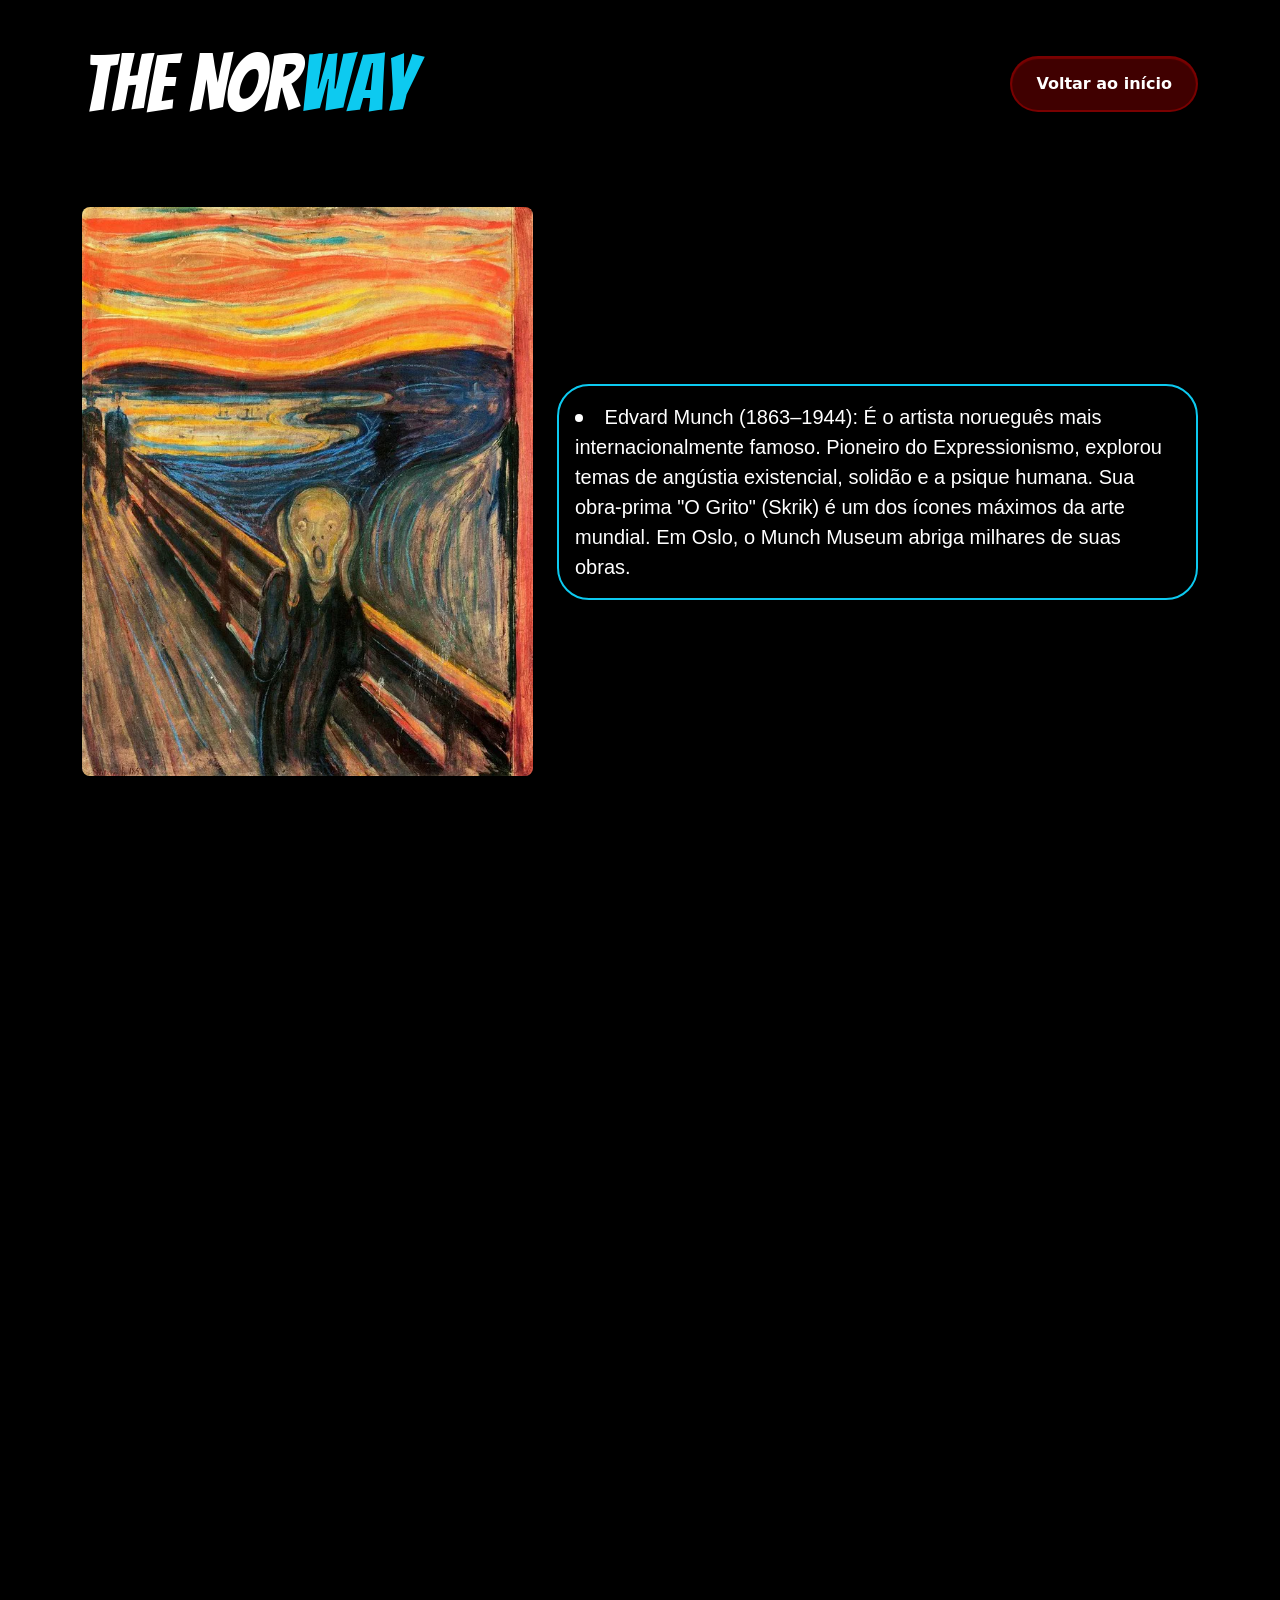
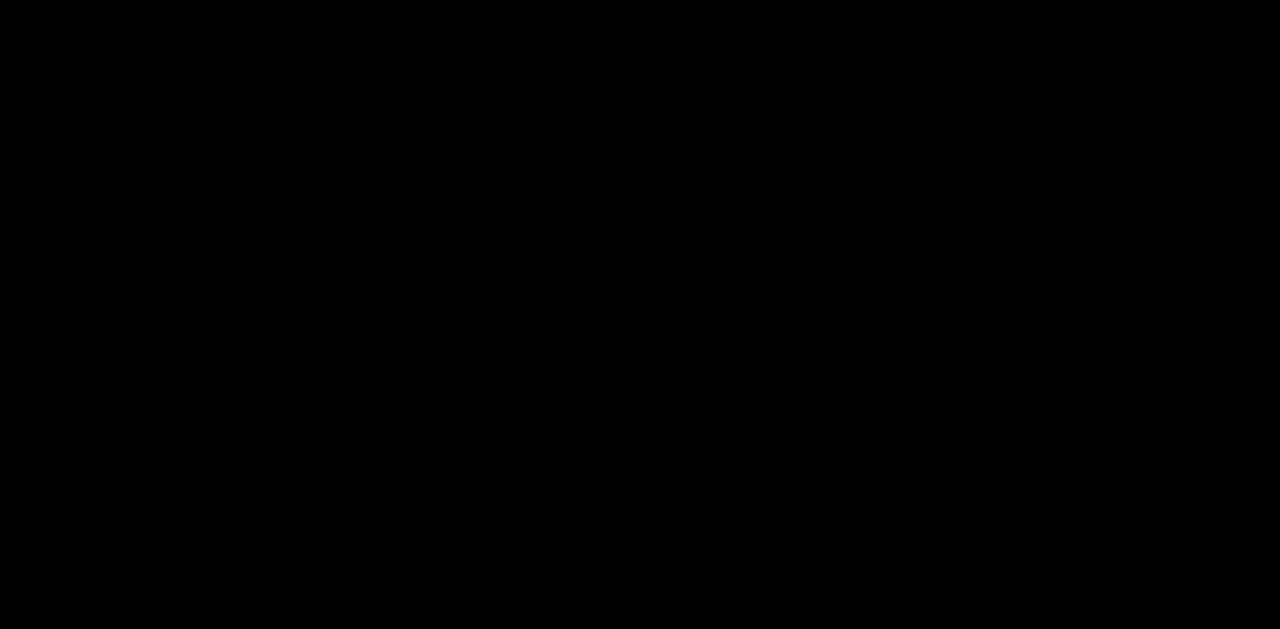
<file: artes.html>
<!DOCTYPE html>
<html lang="pt-BR">
<head>
    <meta charset="UTF-8">
    <meta name="viewport" content="width=device-width, initial-scale=1.0">
    <link rel="stylesheet" href="./bootstrap/css/bootstrap.min.css">
    <link rel="stylesheet" href="./assets/css/style.css">
    <link rel="preconnect" href="https://fonts.googleapis.com">
    <link rel="preconnect" href="https://fonts.gstatic.com" crossorigin>
    <link href="https://fonts.googleapis.com/css2?family=Bangers&family=Noto+Sans+Linear+B&display=swap" rel="stylesheet">
    <link rel="stylesheet" href="https://unpkg.com/aos@next/dist/aos.css">
    <title>Literatura Norueguesa</title>
</head>
<body class="bg-black">
    <div class="container-fluid bg-black min-vh-100">
        <header>
            <div class="container d-flex flex-column flex-sm-row justify-content-between align-items-center py-4 gap-3">
                <div data-aos="fade-right">
                    <span class="titulo text-white">
                        The Nor<span class="titulo text-info">Way</span>
                    </span>
                </div>
                <div data-aos="fade-left">
                    <a href="./index.html"
                        class="botao-vidro btn fs-6 fs-lg-4 border-2 rounded-pill fw-bold px-4">
                        Voltar ao início
                    </a>
                </div>
            </div>
        </header>
        <div class="lin"></div>
        <main class="container py-4">
            <!-- EDVARD MUNCH -->
            <section class="row align-items-center justify-content-center g-4 mb-5 text-white">
                <div class="col-12 col-md-5" data-aos="fade-right">
                    <img
                        src="./assets/img/O Grito_ obra expressionista de Edvard Munch - Toda Matéria.png"
                        alt="Obra O Grito de Edvard Munch"
                        class="img-fluid w-100 rounded-3">
                </div>
                <div class="col-12 col-md-7" data-aos="fade-left">
                    <p class="fonte fs-5 border border-2 rounded-5 p-3 border-info mb-0">
                        <svg xmlns="http://www.w3.org/2000/svg" width="8" height="8"
                            fill="currentColor" class="bi bi-circle-fill me-3" viewBox="0 0 16 16">
                            <circle cx="8" cy="8" r="8"/>
                        </svg>
                        Edvard Munch (1863–1944): É o artista norueguês mais internacionalmente famoso.
                        Pioneiro do Expressionismo, explorou temas de angústia existencial, solidão e a
                        psique humana. Sua obra-prima "O Grito" (Skrik) é um dos ícones máximos da arte
                        mundial. Em Oslo, o Munch Museum abriga milhares de suas obras.
                    </p>
                </div>
            </section>
            <!-- GUSTAV VIGELAND -->
            <section class="row align-items-center justify-content-center g-4 mb-5 text-white">
                <div class="col-12 col-md-5" data-aos="fade-right">
                    <img
                        src="./assets/img/Ficheiro_Gustav Vigeland.jpg – Wikipédia, a enciclopédia livre.jpg"
                        alt="Obra de Gustav Vigeland"
                        class="img-fluid w-100 rounded-3">
                </div>
                <div class="col-12 col-md-7" data-aos="fade-left">
                    <p class="fonte fs-5 border border-2 rounded-5 p-3 border-info mb-0">
                        <svg xmlns="http://www.w3.org/2000/svg" width="8" height="8"
                            fill="currentColor" class="bi bi-circle-fill me-3" viewBox="0 0 16 16">
                            <circle cx="8" cy="8" r="8"/>
                        </svg>
                        Gustav Vigeland (1869–1943): Escultor de renome cujas obras em bronze e granito
                        compõem o famoso Parque Vigeland (Vigelandsparken) em Oslo, que reúne mais de
                        200 esculturas retratando o ciclo da vida humana.
                    </p>
                </div>
            </section>
            <!-- ALFREDO ANDERSEN -->
            <section class="row align-items-center justify-content-center g-4 mb-5 text-white">
                <div class="col-12 col-md-5" data-aos="fade-right">
                    <img
                        src="./assets/img/Alfredo Andersen.png"
                        alt="Obra de Alfredo Andersen"
                        class="img-fluid w-100 rounded-3">
                </div>
                <div class="col-12 col-md-7" data-aos="fade-left">
                    <p class="fonte fs-5 border border-2 rounded-5 p-3 border-info mb-0">
                        <svg xmlns="http://www.w3.org/2000/svg" width="8" height="8"
                            fill="currentColor" class="bi bi-circle-fill me-3" viewBox="0 0 16 16">
                            <circle cx="8" cy="8" r="8"/>
                        </svg>
                        Alfredo Andersen (1860–1935): Embora nascido na Noruega, mudou-se para o Brasil
                        e tornou-se conhecido historicamente como o "pai da pintura paranaense",
                        unindo sua formação técnica europeia à sensibilidade brasileira.
                    </p>
                </div>
            </section>
        </main>
    </div>
    <script src="./bootstrap/js/bootstrap.bundle.min.js"></script>
    <script src="https://unpkg.com/aos@next/dist/aos.js"></script>
    <script>
        AOS.init();
    </script>
</body>
</html>
</file>
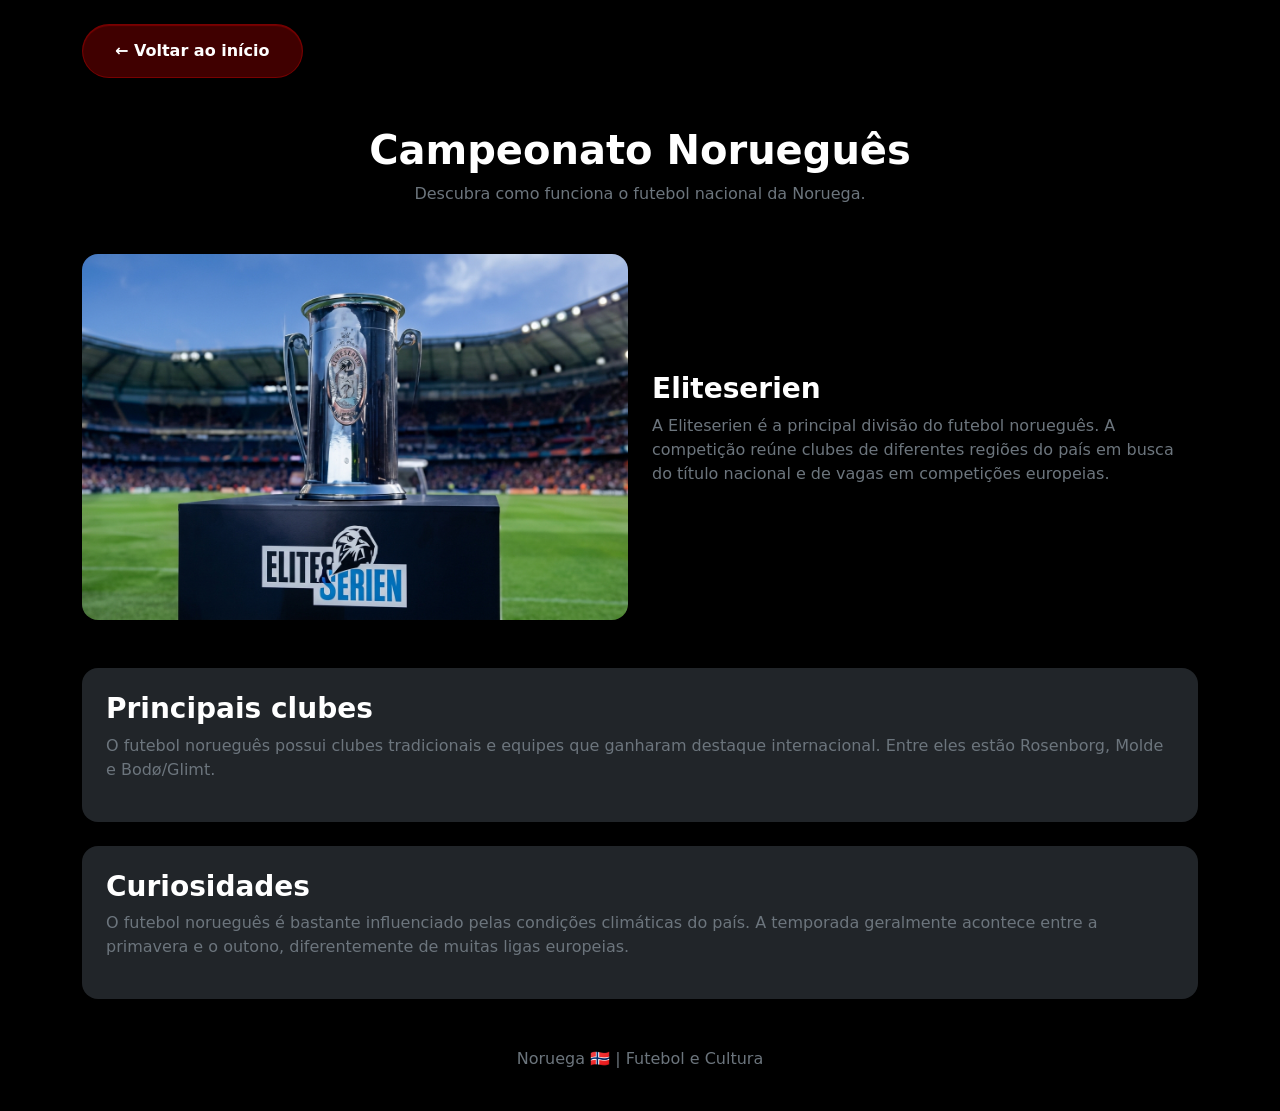
<file: campeonato.html>
<!DOCTYPE html>
<html lang="pt-br">

<head>
    <meta charset="UTF-8">
    <meta name="viewport" content="width=device-width, initial-scale=1.0">
    <title>Campeonato Norueguês</title>
    <link rel="stylesheet" href="./bootstrap/css/bootstrap.min.css">
    <link rel="stylesheet" href="./assets/css/style.css">
    <link rel="stylesheet" href="https://unpkg.com/aos@next/dist/aos.css" />
</head>

<body class="bg-black text-white">
    <header class="container py-4">
        <a href="index.html" class="btn btn-outline-light rounded-pill botao-vidro" data-aos="fade-right">
            ← Voltar ao início
        </a>
    </header>
    <main class="container my-4">
        <div class="text-center mb-5" data-aos="zoom-in-up">
            <h1 class="fw-bold">Campeonato Norueguês</h1>
            <p class="text-secondary">
                Descubra como funciona o futebol nacional da Noruega.
            </p>
        </div>
        <div class="row align-items-center g-4 mb-5">
            <div class="col-md-6">
                <img src="./assets/img/taça.jpg" class="img-fluid rounded-4 w-100" alt="Campeonato Norueguês" data-aos="flip-left">
            </div>
            <div class="col-md-6">
                <h3 class="fw-bold" data-aos="fade-left">Eliteserien</h3>
                <p class="text-secondary" data-aos="fade-left">
                    A Eliteserien é a principal divisão do
                    futebol norueguês. A competição reúne
                    clubes de diferentes regiões do país
                    em busca do título nacional e de vagas
                    em competições europeias.
                </p>
            </div>
        </div>
        <div class="bg-dark rounded-4 p-4 mb-4" data-aos="fade-up-right">
            <h3 class="fw-bold">Principais clubes</h3>
            <p class="text-secondary">
                O futebol norueguês possui clubes tradicionais
                e equipes que ganharam destaque internacional.
                Entre eles estão Rosenborg, Molde e Bodø/Glimt.
            </p>
        </div>
        <div class="bg-dark rounded-4 p-4">
            <h3 class="fw-bold">Curiosidades</h3>
            <p class="text-secondary">
                O futebol norueguês é bastante influenciado
                pelas condições climáticas do país.
                A temporada geralmente acontece entre a
                primavera e o outono, diferentemente de
                muitas ligas europeias.
            </p>
        </div>
    </main>
    <footer class="text-center text-secondary py-4">
        <p>Noruega 🇳🇴 | Futebol e Cultura</p>
    </footer>
    <script src="./bootstrap/js/bootstrap.bundle.min.js"></script>
    <script src="https://unpkg.com/aos@next/dist/aos.js"></script>
    <script>
        AOS.init();
    </script>
</body>

</html>
</file>
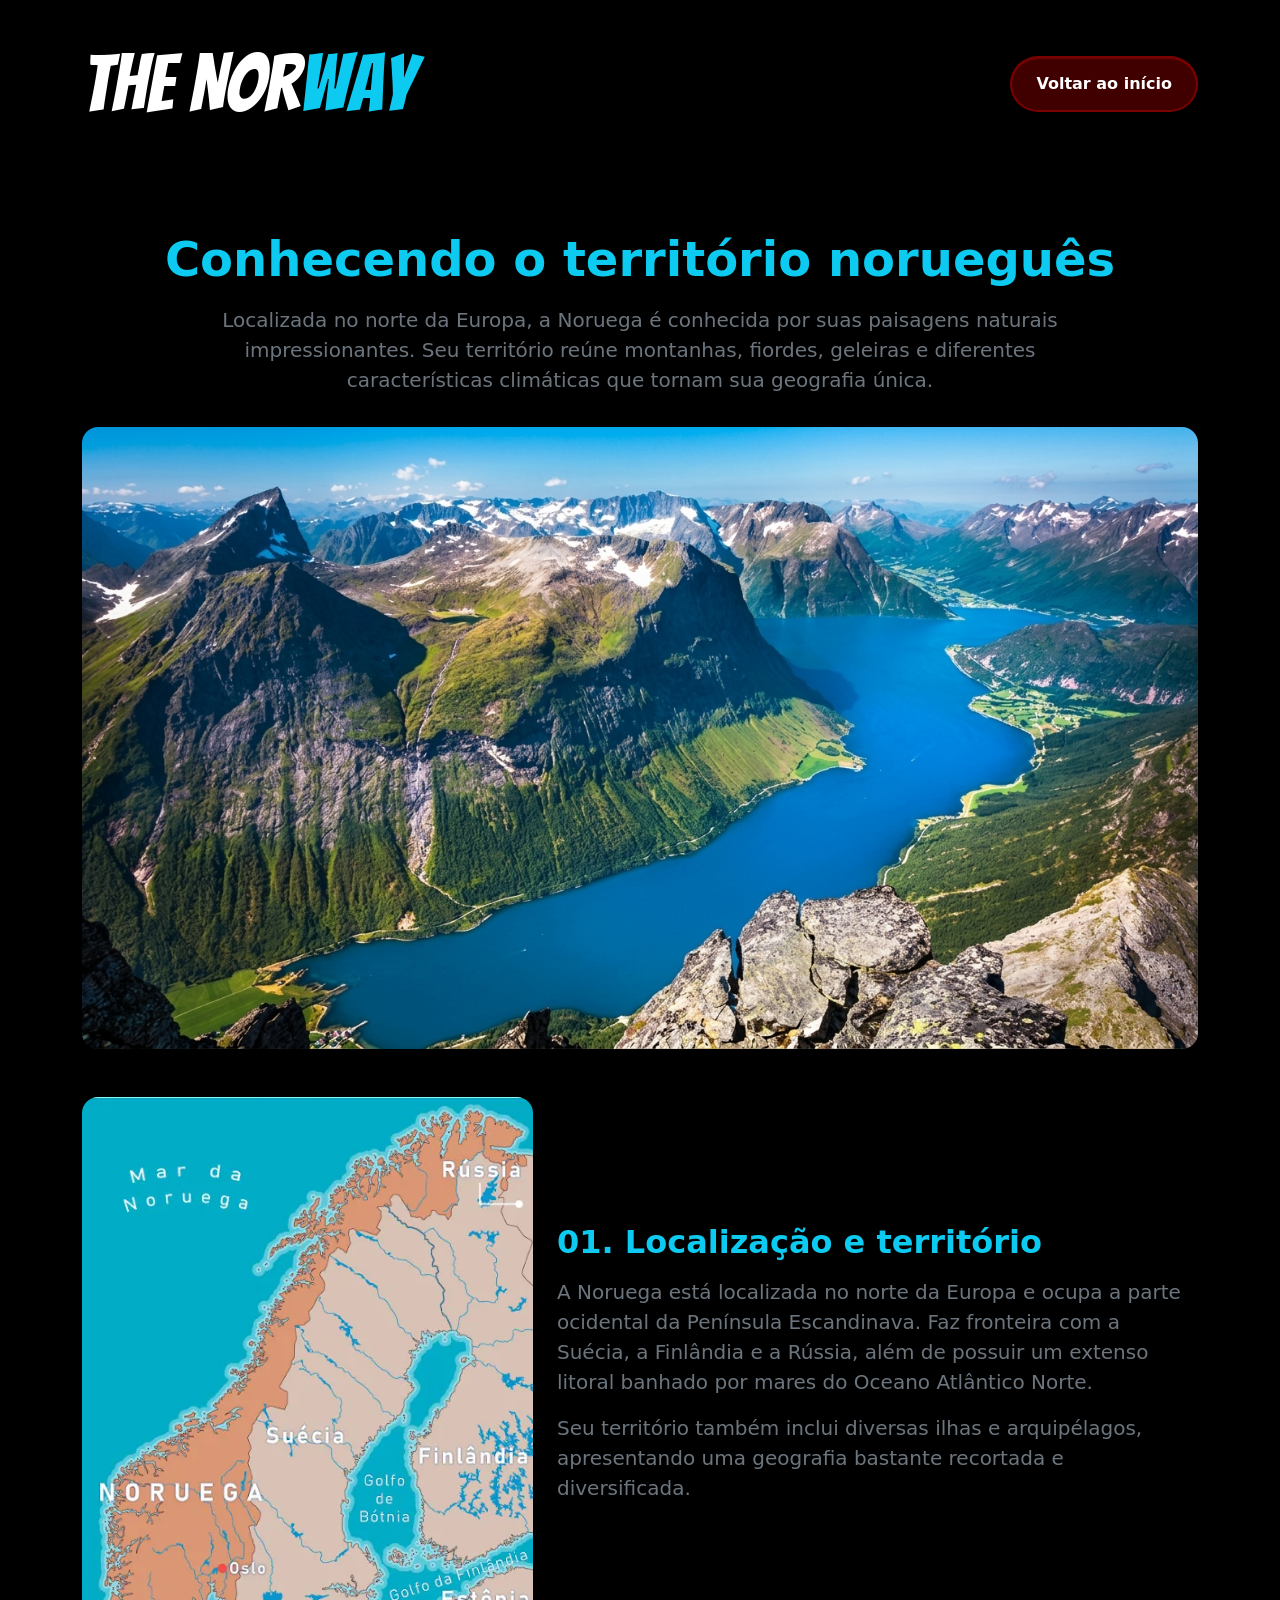
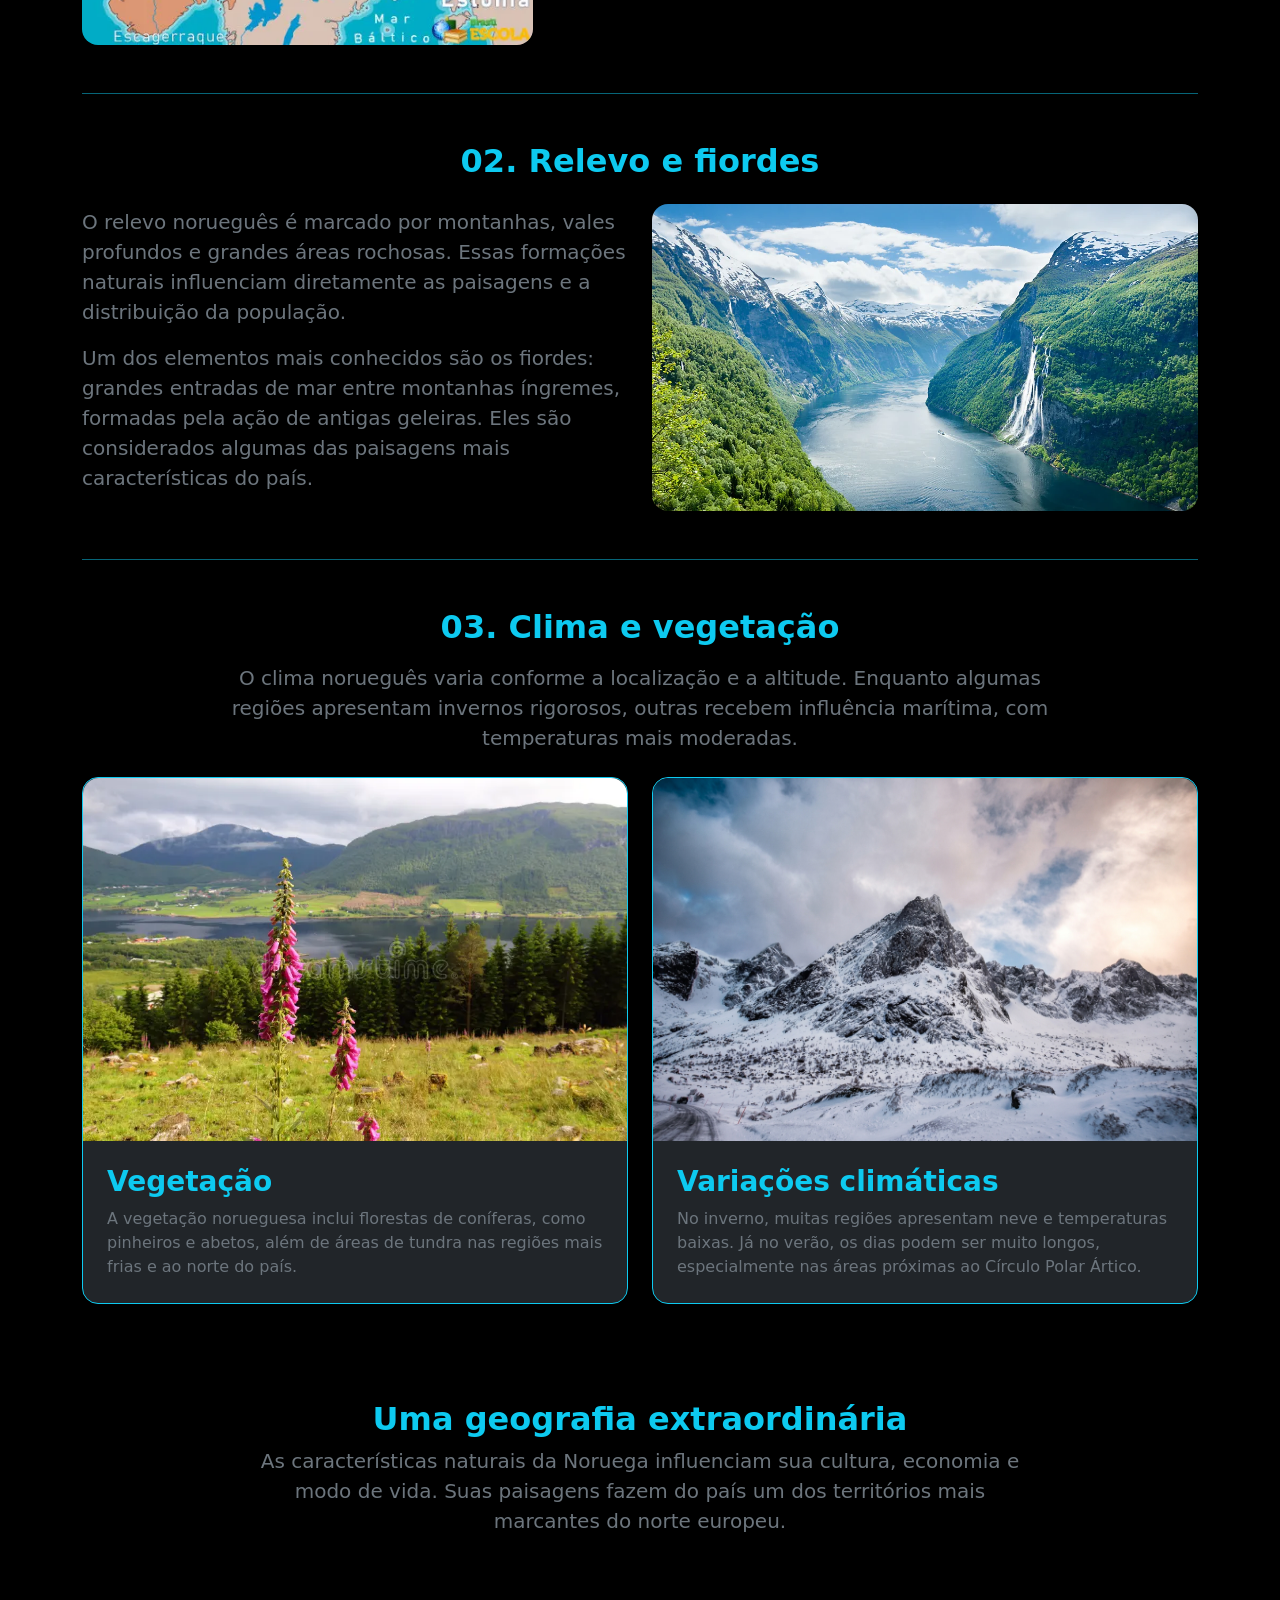
<file: geografia.html>
<!DOCTYPE html>
<html lang="pt-BR">
<head>
    <meta charset="UTF-8">
    <meta name="viewport" content="width=device-width, initial-scale=1.0">
    <link rel="stylesheet" href="./bootstrap/css/bootstrap.min.css">
    <link rel="stylesheet" href="./assets/css/style.css">
    <link rel="preconnect" href="https://fonts.googleapis.com">
    <link rel="preconnect" href="https://fonts.gstatic.com" crossorigin>
    <link href="https://fonts.googleapis.com/css2?family=Bangers&family=Noto+Sans+Linear+B&display=swap"
        rel="stylesheet">
    <link rel="stylesheet" href="https://unpkg.com/aos@next/dist/aos.css">
    <title>Geografia - The NorWay</title>
</head>
<body class="bg-black text-white">
    <div class="container-fluid bg-black min-vh-100">
        <!-- CABEÇALHO -->
        <header>
            <div class="container d-flex justify-content-between align-items-center py-4">
                <div data-aos="fade-right">
                    <span class="titulo text-white">
                        The Nor<span class="titulo text-info">Way</span>
                    </span>
                </div>
                <a href="./index.html" class="botao-vidro btn border-2 rounded-pill fw-bold px-4">
                    Voltar ao início
                </a>
            </div>
        </header>
        <div class="lin"></div>
        <main class="container py-5">
            <!-- INTRODUÇÃO -->
            <section class="text-center mb-5" data-aos="fade-up">
                <h1 class="display-5 fw-bold text-info mb-3">
                    Conhecendo o território norueguês
                </h1>
                <p class="fs-5 text-secondary mx-auto" style="max-width: 850px;">
                    Localizada no norte da Europa, a Noruega é conhecida por suas
                    paisagens naturais impressionantes. Seu território reúne
                    montanhas, fiordes, geleiras e diferentes características
                    climáticas que tornam sua geografia única.
                </p>
                <img src="./assets/img/fiordes-noruega.jpg" alt="Paisagem dos fiordes da Noruega"
                    class="img-fluid rounded-4 mt-3 w-100">
            </section>
            <!-- LOCALIZAÇÃO -->
            <section class="mb-5" data-aos="fade-up">
                <div class="row align-items-center g-4">
                    <div class="col-12 col-md-5">
                        <img src="./assets/img/localizacao.png" alt="Mapa geográfico da Noruega"
                            class="img-fluid rounded-4 w-100">
                    </div>
                    <div class="col-12 col-md-7">
                        <h2 class="text-info fw-bold mb-3">
                            01. Localização e território
                        </h2>
                        <p class="fs-5 text-secondary">
                            A Noruega está localizada no norte da Europa e ocupa
                            a parte ocidental da Península Escandinava. Faz
                            fronteira com a Suécia, a Finlândia e a Rússia,
                            além de possuir um extenso litoral banhado por
                            mares do Oceano Atlântico Norte.
                        </p>
                        <p class="fs-5 text-secondary">
                            Seu território também inclui diversas ilhas e
                            arquipélagos, apresentando uma geografia bastante
                            recortada e diversificada.
                        </p>
                    </div>
                </div>
            </section>
            <hr class="border-info opacity-50 my-5">
            <!-- RELEVO E FIORDES -->
            <section class="mb-5" data-aos="fade-up">
                <h2 class="text-info fw-bold mb-4 text-center">
                    02. Relevo e fiordes
                </h2>
                <div class="row align-items-center g-4">
                    <div class="col-12 col-md-6">
                        <p class="fs-5 text-secondary">
                            O relevo norueguês é marcado por montanhas,
                            vales profundos e grandes áreas rochosas.
                            Essas formações naturais influenciam diretamente
                            as paisagens e a distribuição da população.
                        </p>
                        <p class="fs-5 text-secondary">
                            Um dos elementos mais conhecidos são os fiordes:
                            grandes entradas de mar entre montanhas íngremes,
                            formadas pela ação de antigas geleiras.
                            Eles são considerados algumas das paisagens
                            mais características do país.
                        </p>
                    </div>
                    <div class="col-12 col-md-6">
                        <img src="./assets/img/fiordes-2.webp" alt="Montanhas e fiordes noruegueses"
                            class="img-fluid rounded-4 w-100">
                    </div>
                </div>
            </section>
            <hr class="border-info opacity-50 my-5">
            <!-- CLIMA E VEGETAÇÃO -->
            <section class="mb-5" data-aos="fade-up">
                <h2 class="text-info fw-bold mb-3 text-center">
                    03. Clima e vegetação
                </h2>
                <p class="fs-5 text-secondary text-center mx-auto mb-4" style="max-width: 850px;">
                    O clima norueguês varia conforme a localização e a
                    altitude. Enquanto algumas regiões apresentam invernos
                    rigorosos, outras recebem influência marítima, com
                    temperaturas mais moderadas.
                </p>
                <div class="row g-4">
                    <!-- VEGETAÇÃO -->
                    <div class="col-12 col-md-6">
                        <div class="card bg-dark text-white border border-info rounded-4 h-100">
                            <img src="./assets/img/vegetacao.webp" class="card-img-top rounded-top-4 h-75"
                                alt="Florestas da Noruega">
                            <div class="card-body p-4">
                                <h3 class="text-info fw-bold">
                                    Vegetação
                                </h3>
                                <p class="text-secondary mb-0">
                                    A vegetação norueguesa inclui florestas
                                    de coníferas, como pinheiros e abetos,
                                    além de áreas de tundra nas regiões
                                    mais frias e ao norte do país.
                                </p>
                            </div>
                        </div>
                    </div>
                    <!-- CLIMA -->
                    <div class="col-12 col-md-6">
                        <div class="card bg-dark text-white border border-info rounded-4 h-100">
                            <img src="./assets/img/montanhas.jpg" class="card-img-top rounded-top-4 h-100"
                                alt="Paisagem de inverno na Noruega">
                            <div class="card-body p-4">
                                <h3 class="text-info fw-bold">
                                    Variações climáticas
                                </h3>
                                <p class="text-secondary mb-0">
                                    No inverno, muitas regiões apresentam
                                    neve e temperaturas baixas. Já no verão,
                                    os dias podem ser muito longos,
                                    especialmente nas áreas próximas ao
                                    Círculo Polar Ártico.
                                </p>
                            </div>
                        </div>
                    </div>
                </div>
            </section>
            <!-- FINAL -->
            <section class="text-center py-5" data-aos="fade-up">
                <h2 class="text-info fw-bold">
                    Uma geografia extraordinária
                </h2>
                <p class="fs-5 text-secondary mx-auto" style="max-width: 800px;">
                    As características naturais da Noruega influenciam
                    sua cultura, economia e modo de vida. Suas paisagens
                    fazem do país um dos territórios mais marcantes
                    do norte europeu.
                </p>
            </section>
        </main>
    </div>
    <script src="./bootstrap/js/bootstrap.bundle.min.js"></script>
    <script src="https://unpkg.com/aos@next/dist/aos.js"></script>
    <script>
        AOS.init({
            duration: 1000,
            once: true
        });
    </script>
</body>
</html>
</file>
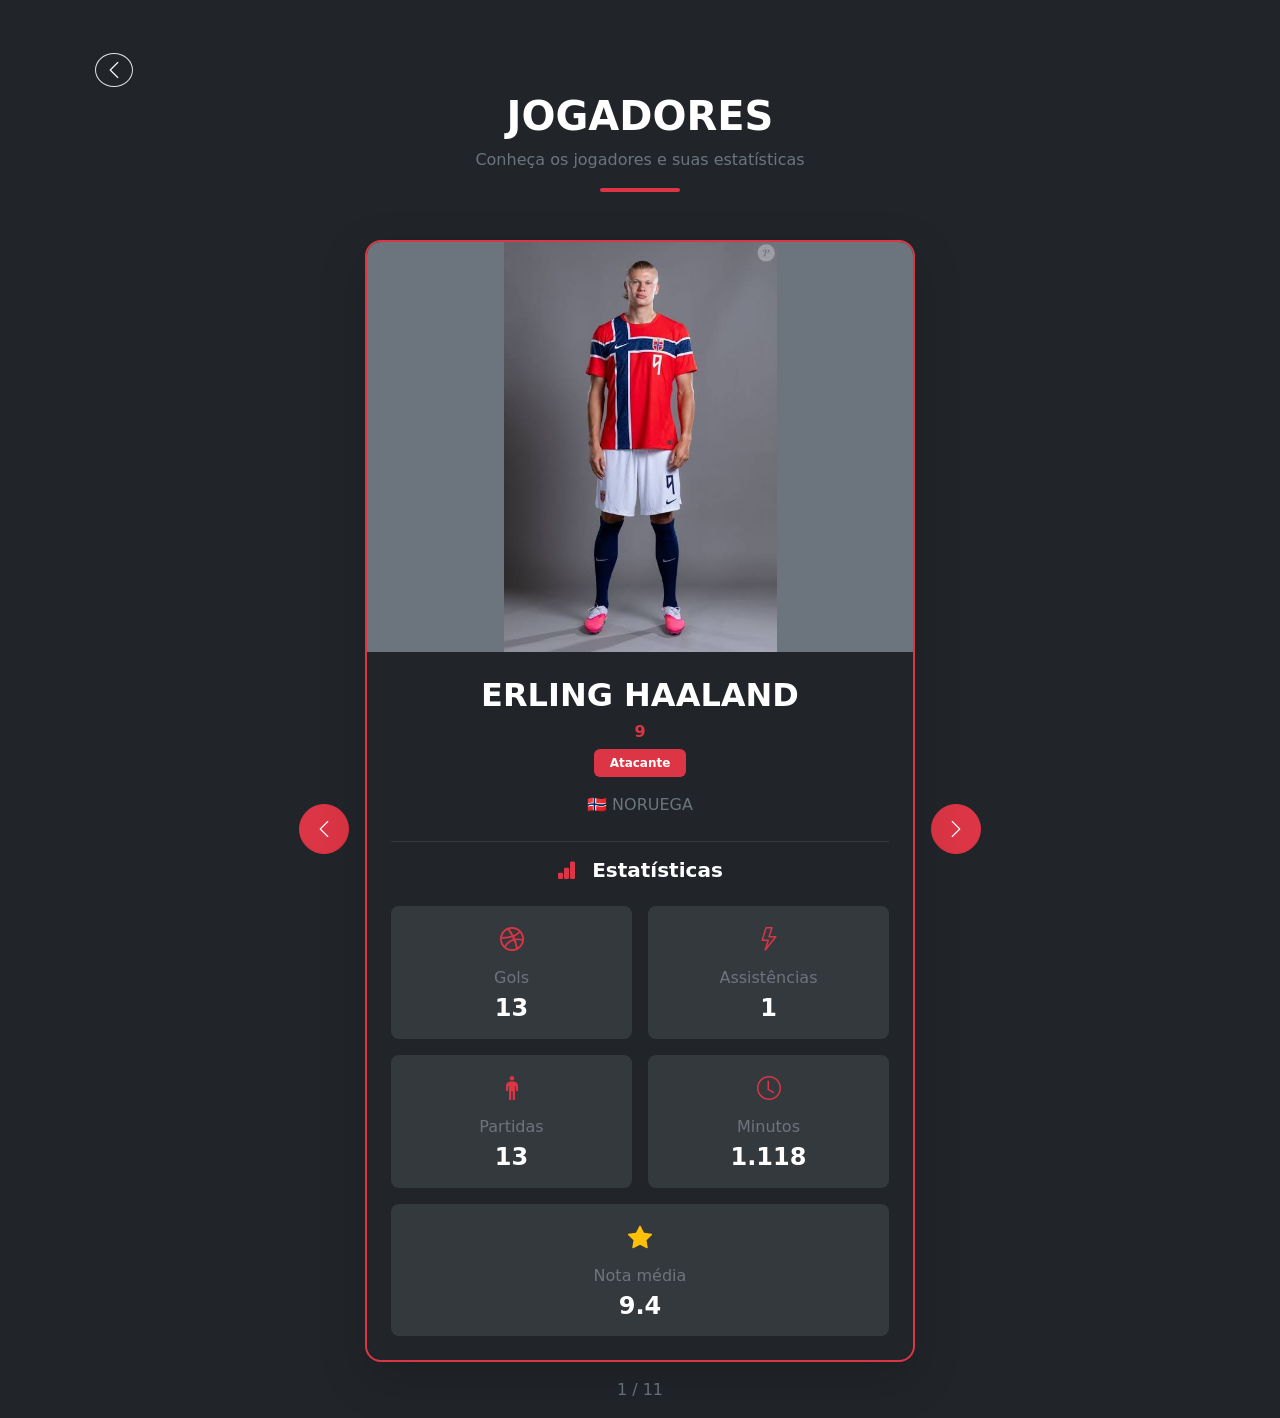
<file: jogadores.html>
<!doctype html>
<html lang="pt-BR">
<head>
    <meta charset="UTF-8">
    <meta name="viewport" content="width=device-width, initial-scale=1.0">
    <link rel="stylesheet" href="./bootstrap/css/bootstrap.min.css">
    <link rel="stylesheet" href="https://cdn.jsdelivr.net/npm/bootstrap-icons@1.13.2/font/bootstrap-icons.min.css">
    <link rel="stylesheet" href="./assets/css/jogadores.css">
    <title>Jogadores - Seleção Norueguesa</title>
</head>
<body class="bg-dark">
    <div class="container-fluid vh-100 py-5">
        <main class="container">
            <header class="text-center mb-5">
                <div class="d-flex justify-content-start align-items-center">
                    <a href="./index.html" class="btn">
                        <i class="bi bi-chevron-left fs-5 rounded-circle border ps-2 pe-2 pt-1 pb-1 text-white text-center"></i>
                    </a>
                </div>
                <div class=" text-center text-white">
                    <h1 class="fw-bold text-uppercase">
                        Jogadores
                    </h1>
                    <p class="text-secondary">
                    Conheça os jogadores e suas estatísticas
                </p>
                <div class="bg-danger mx-auto rounded" style="height: 4px; width: 80px;"></div>
                </div>
            </header>
            <section>
                <div class="row justify-content-center align-items-center g-3">
                    <!-- Botão anterior -->
                    <div class="col-auto">
                        <button id="prevPlayer"
                            class="btn btn-danger rounded-circle d-flex align-items-center justify-content-center"
                            style="width: 50px; height: 50px;"
                            aria-label="Jogador anterior">
                            <i class="bi bi-chevron-left fs-5"></i>
                        </button>
                    </div>
                    <!-- Card do jogador -->
                    <div class="col-10 col-md-8 col-lg-7 col-xl-6">
                        <div class="card bg-dark text-white border-danger border-2 rounded-4 overflow-hidden shadow-lg">
                            <!-- Imagem -->
                            <div class="ratio ratio-4x3 bg-secondary">
                                <img id="playerImage"
                                    src=""
                                    class="imagemJogadores w-100 h-100"
                                    alt="Jogador">
                            </div>
                            <!-- Informações -->               
                            <div class="card-body p-4">
                                <div class="text-center mb-4">
                                    <h2 id="playerName"
                                        class="card-title fw-bold text-uppercase mb-2">
                                    </h2>
                                    <h6 id="playerNumber"
                                        class="text-danger fw-bold">
                                    </h6>
                                    <span id="playerPosition"
                                        class="badge bg-danger px-3 py-2 mb-3">
                                    </span>
                                    <p id="playerCountry"
                                        class="text-secondary mb-0">
                                        🇳🇴 NORUEGA
                                    </p>
                                </div>
                                <hr class="border-secondary">
                                <!-- Estatísticas -->
                                <h5 class="fw-bold text-center mb-4">
                                    <i class="bi bi-bar-chart-fill text-danger me-2"></i>
                                    Estatísticas
                                </h5>
                                <div class="row g-3">
                                    <!-- Gols -->
                                    <div class="col-6">
                                        <div class="bg-secondary bg-opacity-25 rounded-3 p-3 text-center h-100">
                                            <i class="bi bi-dribbble text-danger fs-4"></i>
                                            <p class="text-secondary mb-1 mt-2">
                                                Gols
                                            </p>
                                            <h4 id="playerGoals" class="fw-bold mb-0">
                                            </h4>
                                        </div>
                                    </div>
                                    <!-- Assistências -->
                                    <div class="col-6">
                                        <div class="bg-secondary bg-opacity-25 rounded-3 p-3 text-center h-100">
                                            <i class="bi bi-lightning text-danger fs-4"></i>
                                            <p class="text-secondary mb-1 mt-2">
                                                Assistências
                                            </p>

                                            <h4 id="playerAssists" class="fw-bold mb-0">
                                            </h4>

                                        </div>
                                    </div>

                                    <!-- Partidas -->
                                    <div class="col-6">
                                        <div class="bg-secondary bg-opacity-25 rounded-3 p-3 text-center h-100">

                                            <i class="bi bi-person-standing text-danger fs-4"></i>

                                            <p class="text-secondary mb-1 mt-2">
                                                Partidas
                                            </p>

                                            <h4 id="playerMatches" class="fw-bold mb-0">
                                            </h4>

                                        </div>
                                    </div>

                                    <!-- Minutos -->
                                    <div class="col-6">
                                        <div class="bg-secondary bg-opacity-25 rounded-3 p-3 text-center h-100">

                                            <i class="bi bi-clock text-danger fs-4"></i>

                                            <p class="text-secondary mb-1 mt-2">
                                                Minutos
                                            </p>

                                            <h4 id="playerMinutes" class="fw-bold mb-0">
                                            </h4>

                                        </div>
                                    </div>

                                    <!-- Nota média -->
                                    <div class="col-12">
                                        <div class="bg-secondary bg-opacity-25 rounded-3 p-3 text-center">

                                            <i class="bi bi-star-fill text-warning fs-4"></i>

                                            <p class="text-secondary mb-1 mt-2">
                                                Nota média
                                            </p>

                                            <h4 id="playerRating" class="fw-bold mb-0">
                                            </h4>

                                        </div>
                                    </div>

                                </div>

                            </div>

                        </div>

                        <!-- Contador -->
                        <p id="playerCounter"
                            class="text-center text-secondary mt-3">
                        </p>

                    </div>

                    <!-- Botão próximo -->
                    <div class="col-auto">

                        <button id="nextPlayer"
                            class="btn btn-danger rounded-circle d-flex align-items-center justify-content-center"
                            style="width: 50px; height: 50px;"
                            aria-label="Próximo jogador">

                            <i class="bi bi-chevron-right fs-5"></i>

                        </button>

                    </div>

                </div>

            </section>

        </main>

    </div>

    <!-- Bootstrap JS -->
    <script src="./bootstrap/js/bootstrap.bundle.min.js"></script>

    <!-- JavaScript dos jogadores -->
    <script src="./assets/js/jogadores.js"></script>

</body>

</html>
</file>
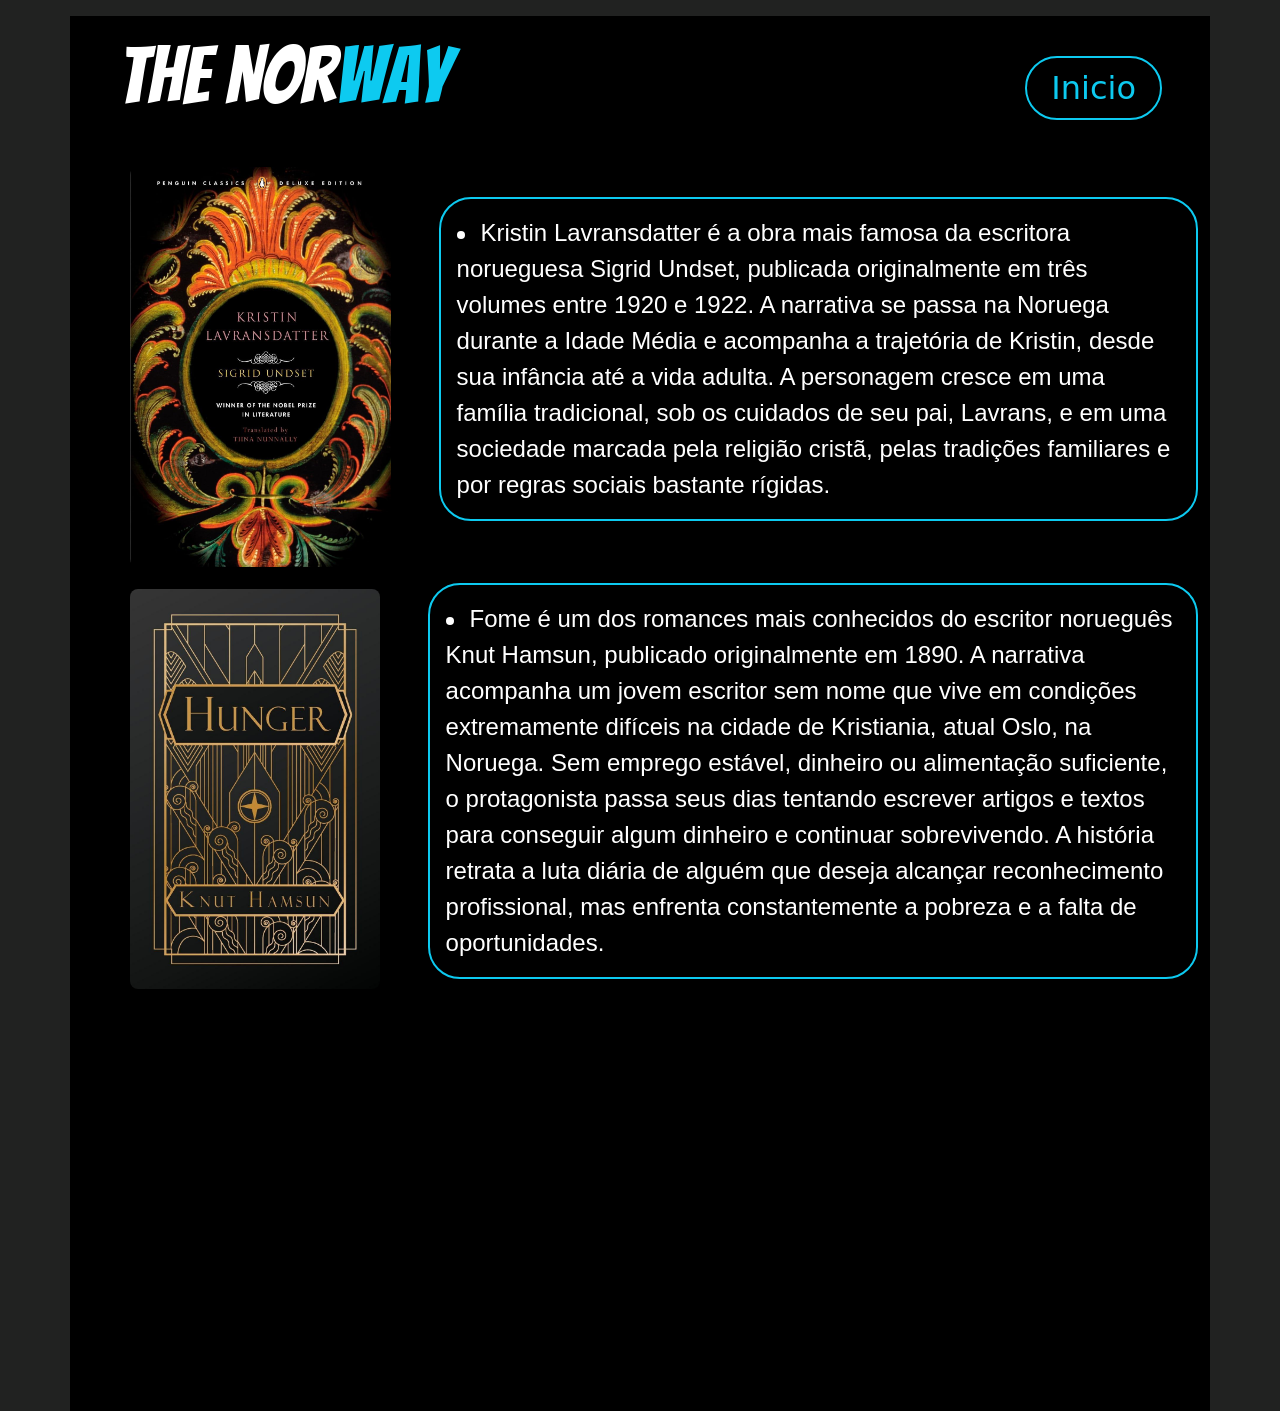
<file: literatura.html>
<!DOCTYPE html>
<html lang="pt-BR">
<head>
    <meta charset="UTF-8">
    <meta name="viewport" content="width=device-width, initial-scale=1.0">
    <link rel="stylesheet" href="./bootstrap/css/bootstrap.min.css">
    <link rel="stylesheet" href="./assets/css/style.css">
    <link rel="preconnect" href="https://fonts.googleapis.com">
    <link rel="preconnect" href="https://fonts.gstatic.com" crossorigin>
    <link href="https://fonts.googleapis.com/css2?family=Bangers&family=Noto+Sans+Linear+B&display=swap" rel="stylesheet">
    <link rel="stylesheet" href="https://unpkg.com/aos@next/dist/aos.css" />
    <title>Literatura Norueguesa</title>
</head>
<body>
    <div class="container bg-black">
        <header>
            <div class="container d-flex justify-content-between align-items-center mt-3">
                <div class="ms-4" data-aos="fade-right">
                    <span class="titulo text-white" >The Nor<span class="titulo text-info">Way</span>
                </div>
                <div class="me-4 mt-4">
                    <a href="./index.html" class="botaoInicio btn fs-2 text-info border-2 border-info ps-4 pe-4 rounded-pill" data-aos="fade-left">Inicio</a>
                </div>
            </div>
        </header>
        <div class="lin"></div>
        <div class="">
            <p></p>
        </div>
            <div class="d-flex justify-content-center align-items-center gap-5 mt-3 text-white">
                <img src="./assets/img/livro01.jpg" alt="" class="image rounded-3 ms-5" data-aos="fade-right">
                <p class="fonte fs-4 border border-2 rounded-5 p-3 border-info" data-aos="fade-left"><svg xmlns="http://w3.org" width="8" height="8" fill="currentColor" class="bi bi-circle-fill me-3" viewBox="0 0 16 16">
    <circle cx="8" cy="8" r="8"/>
</svg>Kristin Lavransdatter é a obra mais famosa da escritora norueguesa Sigrid Undset, publicada originalmente em três volumes entre 1920 e 1922. A narrativa se passa na Noruega durante a Idade Média e acompanha a trajetória de Kristin, desde sua infância até a vida adulta. A personagem cresce em uma família tradicional, sob os cuidados de seu pai, Lavrans, e em uma sociedade
marcada pela religião cristã, pelas tradições familiares e por regras sociais bastante rígidas.
</p>
            </div>
            <div class="d-flex justify-content-center align-items-center gap-5 mt-3 text-white">
                <img src="./assets/img/livro02.jpg" alt="" class="image rounded-3 ms-5" data-aos="fade-right">
                <p class="fonte fs-4 border border-2 rounded-5 p-3 border-info" data-aos="fade-left"><svg xmlns="http://w3.org" width="8" height="8" fill="currentColor" class="bi bi-circle-fill me-3" viewBox="0 0 16 16">
    <circle cx="8" cy="8" r="8"/>
</svg>Fome é um dos romances mais conhecidos do escritor norueguês Knut Hamsun, publicado originalmente em 1890. A narrativa acompanha um jovem escritor sem nome que vive em condições
extremamente difíceis na cidade de Kristiania, atual Oslo, na Noruega. Sem emprego estável, dinheiro ou alimentação suficiente, o protagonista passa seus dias tentando escrever artigos e textos para conseguir algum dinheiro e continuar sobrevivendo.
A história retrata a luta diária de alguém que deseja alcançar reconhecimento profissional, mas enfrenta constantemente a pobreza e a falta de oportunidades.
</p>
            </div>
            <div class="d-flex justify-content-center align-items-center gap-5 mt-3 text-white">
                <img src="./assets/img/livro03.jpg" alt="" class="image rounded-3 ms-5" data-aos="fade-right">
                <p class="fonte fs-4 border border-2 rounded-5 p-3 border-info" data-aos="fade-left"><svg xmlns="http://w3.org" width="8" height="8" fill="currentColor" class="bi bi-circle-fill me-3" viewBox="0 0 16 16">
    <circle cx="8" cy="8" r="8"/>
</svg>Casa de Bonecas é uma das obras mais importantes do dramaturgo norueguês Henrik Ibsen. Publicada em 1879, a peça apresenta a história de Nora Helmer,
uma mulher que vive com seu marido, Torvald Helmer, e seus filhos. Inicialmente, a família parece levar uma vida tranquila e confortável,
principalmente porque Torvald está prestes a assumir um cargo importante em um banco.
Entretanto, por trás dessa aparência de felicidade, existem segredos, conflitos e problemas relacionados à liberdade e à posição da mulher na sociedade.
</p>
            </div>
        </div>
    </div>
    <script src="https://unpkg.com/aos@next/dist/aos.js"></script>
<script>
    AOS.init();
</script>
</body>
</html>
</file>
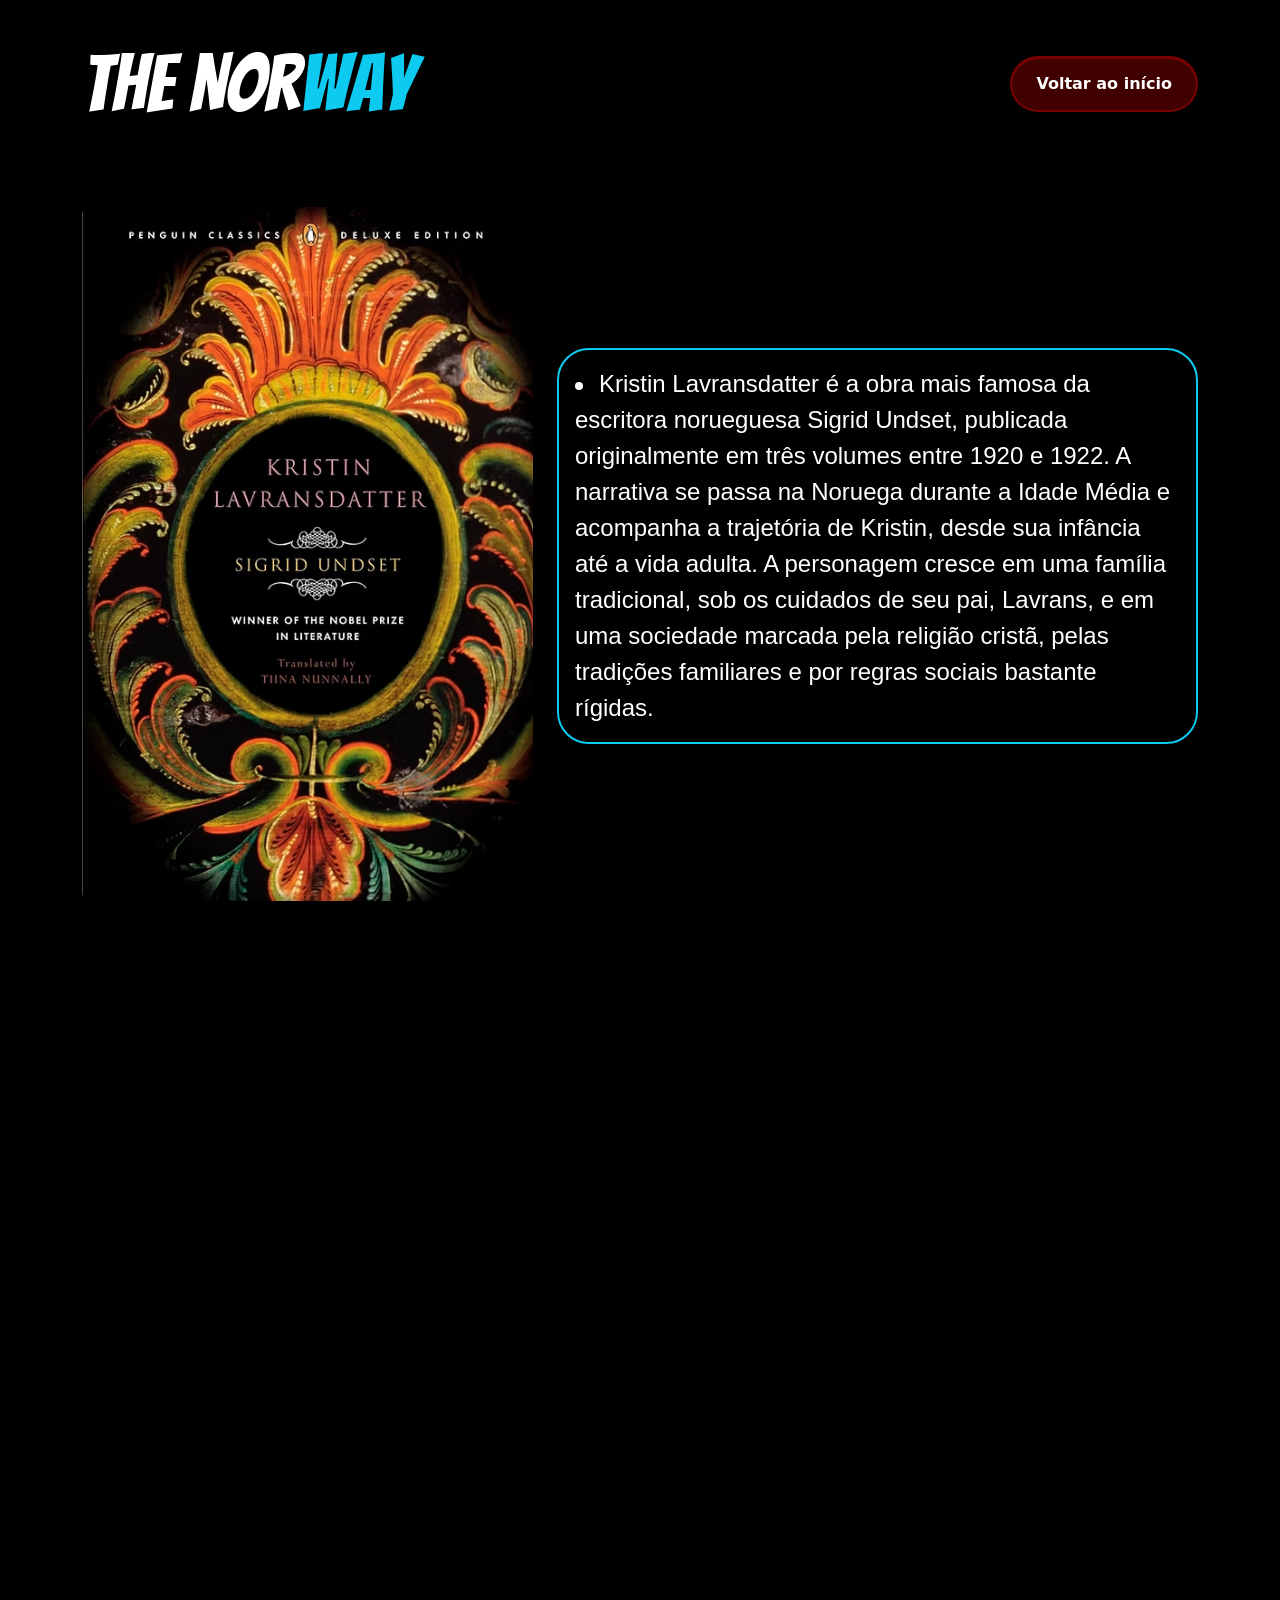
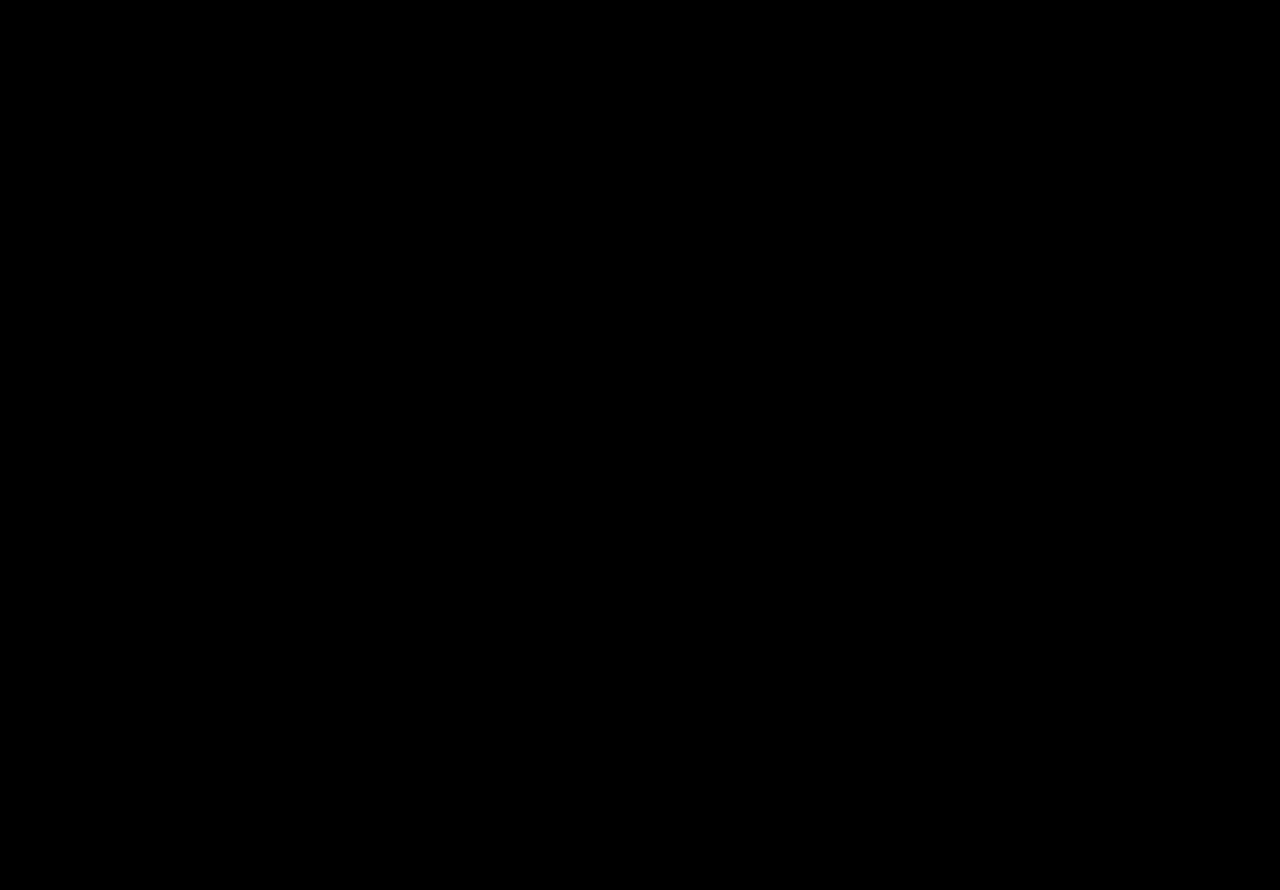
<file: Literatura.html>
<!DOCTYPE html>
<html lang="pt-BR">

<head>
    <meta charset="UTF-8">
    <meta name="viewport" content="width=device-width, initial-scale=1.0">
    <link rel="stylesheet" href="./bootstrap/css/bootstrap.min.css">
    <link rel="stylesheet" href="./assets/css/style.css">
    <link rel="preconnect" href="https://fonts.googleapis.com">
    <link rel="preconnect" href="https://fonts.gstatic.com" crossorigin>
    <link href="https://fonts.googleapis.com/css2?family=Bangers&family=Noto+Sans+Linear+B&display=swap"
        rel="stylesheet">
    <link rel="stylesheet" href="https://unpkg.com/aos@next/dist/aos.css">
    <title>Literatura Norueguesa</title>
</head>

<body class="bg-black">
    <div class="container-fluid bg-black min-vh-100">
        <header>
            <div class="container d-flex flex-column flex-sm-row justify-content-between align-items-center py-4 gap-3">
                <div data-aos="fade-right">
                    <span class="titulo text-white">
                        The Nor<span class="titulo text-info">Way</span>
                    </span>
                </div>
                <div data-aos="fade-left">
                    <a href="./index.html" class="botao-vidro btn fs-6 fs-lg-4 border-2 rounded-pill fw-bold px-4">
                        Voltar ao início
                    </a>
                </div>
            </div>
        </header>
        <div class="lin"></div>
        <main class="container py-4">
            <!-- EDVARD MUNCH -->
            <section class="row align-items-center justify-content-center g-4 mb-5 text-white">
                <div class="col-12 col-md-5" data-aos="fade-right">
                    <img src="./assets/img/Livro.01.avif"
                        alt="Obra O Grito de Edvard Munch" class="img-fluid w-100 rounded-3">
                </div>
                <div class="col-12 col-md-7" data-aos="fade-left">
                    <p class="fonte fs-4 border border-2 rounded-5 p-3 border-info" data-aos="fade-left"><svg
                            xmlns="http://w3.org" width="8" height="8" fill="currentColor"
                            class="bi bi-circle-fill me-3" viewBox="0 0 16 16">
                            <circle cx="8" cy="8" r="8" />
                        </svg>Kristin Lavransdatter é a obra mais famosa da escritora norueguesa Sigrid Undset,
                        publicada originalmente em três volumes entre 1920 e 1922. A narrativa se passa na Noruega
                        durante a Idade Média e acompanha a trajetória de Kristin, desde sua infância até a vida adulta.
                        A personagem cresce em uma família tradicional, sob os cuidados de seu pai, Lavrans, e em uma
                        sociedade
                        marcada pela religião cristã, pelas tradições familiares e por regras sociais bastante rígidas.
                    </p>
                </div>
            </section>
            <!-- GUSTAV VIGELAND -->
            <section class="row align-items-center justify-content-center g-4 mb-5 text-white">
                <div class="col-12 col-md-5" data-aos="fade-right">
                    <img src="./assets/img/livro.02.jpg" alt="Obra de Gustav Vigeland"
                        class="img-fluid w-100 rounded-3">
                </div>
                <div class="col-12 col-md-7" data-aos="fade-left">
                    <p class="fonte fs-4 border border-2 rounded-5 p-3 border-info" data-aos="fade-left"><svg
                            xmlns="http://w3.org" width="8" height="8" fill="currentColor"
                            class="bi bi-circle-fill me-3" viewBox="0 0 16 16">
                            <circle cx="8" cy="8" r="8" />
                        </svg>Fome é um dos romances mais conhecidos do escritor norueguês Knut Hamsun, publicado
                        originalmente em 1890. A narrativa acompanha um jovem escritor sem nome que vive em condições
                        extremamente difíceis na cidade de Kristiania, atual Oslo, na Noruega. Sem emprego estável,
                        dinheiro ou alimentação suficiente, o protagonista passa seus dias tentando escrever artigos e
                        textos para conseguir algum dinheiro e continuar sobrevivendo.
                        A história retrata a luta diária de alguém que deseja alcançar reconhecimento profissional, mas
                        enfrenta constantemente a pobreza e a falta de oportunidades.
                    </p>
                </div>
            </section>
            <!-- ALFREDO ANDERSEN -->
            <section class="row align-items-center justify-content-center g-4 mb-5 text-white">
                <div class="col-12 col-md-5" data-aos="fade-right">
                    <img src="./assets/img/livro03.jpg" alt="Obra de Alfredo Andersen"
                        class="img-fluid w-100 rounded-3">
                </div>
                <div class="col-12 col-md-7" data-aos="fade-left">
                    <p class="fonte fs-4 border border-2 rounded-5 p-3 border-info" data-aos="fade-left"><svg
                            xmlns="http://w3.org" width="8" height="8" fill="currentColor"
                            class="bi bi-circle-fill me-3" viewBox="0 0 16 16">
                            <circle cx="8" cy="8" r="8" />
                        </svg>Casa de Bonecas é uma das obras mais importantes do dramaturgo norueguês Henrik Ibsen.
                        Publicada em 1879, a peça apresenta a história de Nora Helmer,
                        uma mulher que vive com seu marido, Torvald Helmer, e seus filhos. Inicialmente, a família
                        parece levar uma vida tranquila e confortável,
                        principalmente porque Torvald está prestes a assumir um cargo importante em um banco.
                        Entretanto, por trás dessa aparência de felicidade, existem segredos, conflitos e problemas
                        relacionados à liberdade e à posição da mulher na sociedade.
                    </p>
                </div>
            </section>
        </main>
    </div>
    <script src="./bootstrap/js/bootstrap.bundle.min.js"></script>
    <script src="https://unpkg.com/aos@next/dist/aos.js"></script>
    <script>
        AOS.init();
    </script>
</body>

</html>
</file>
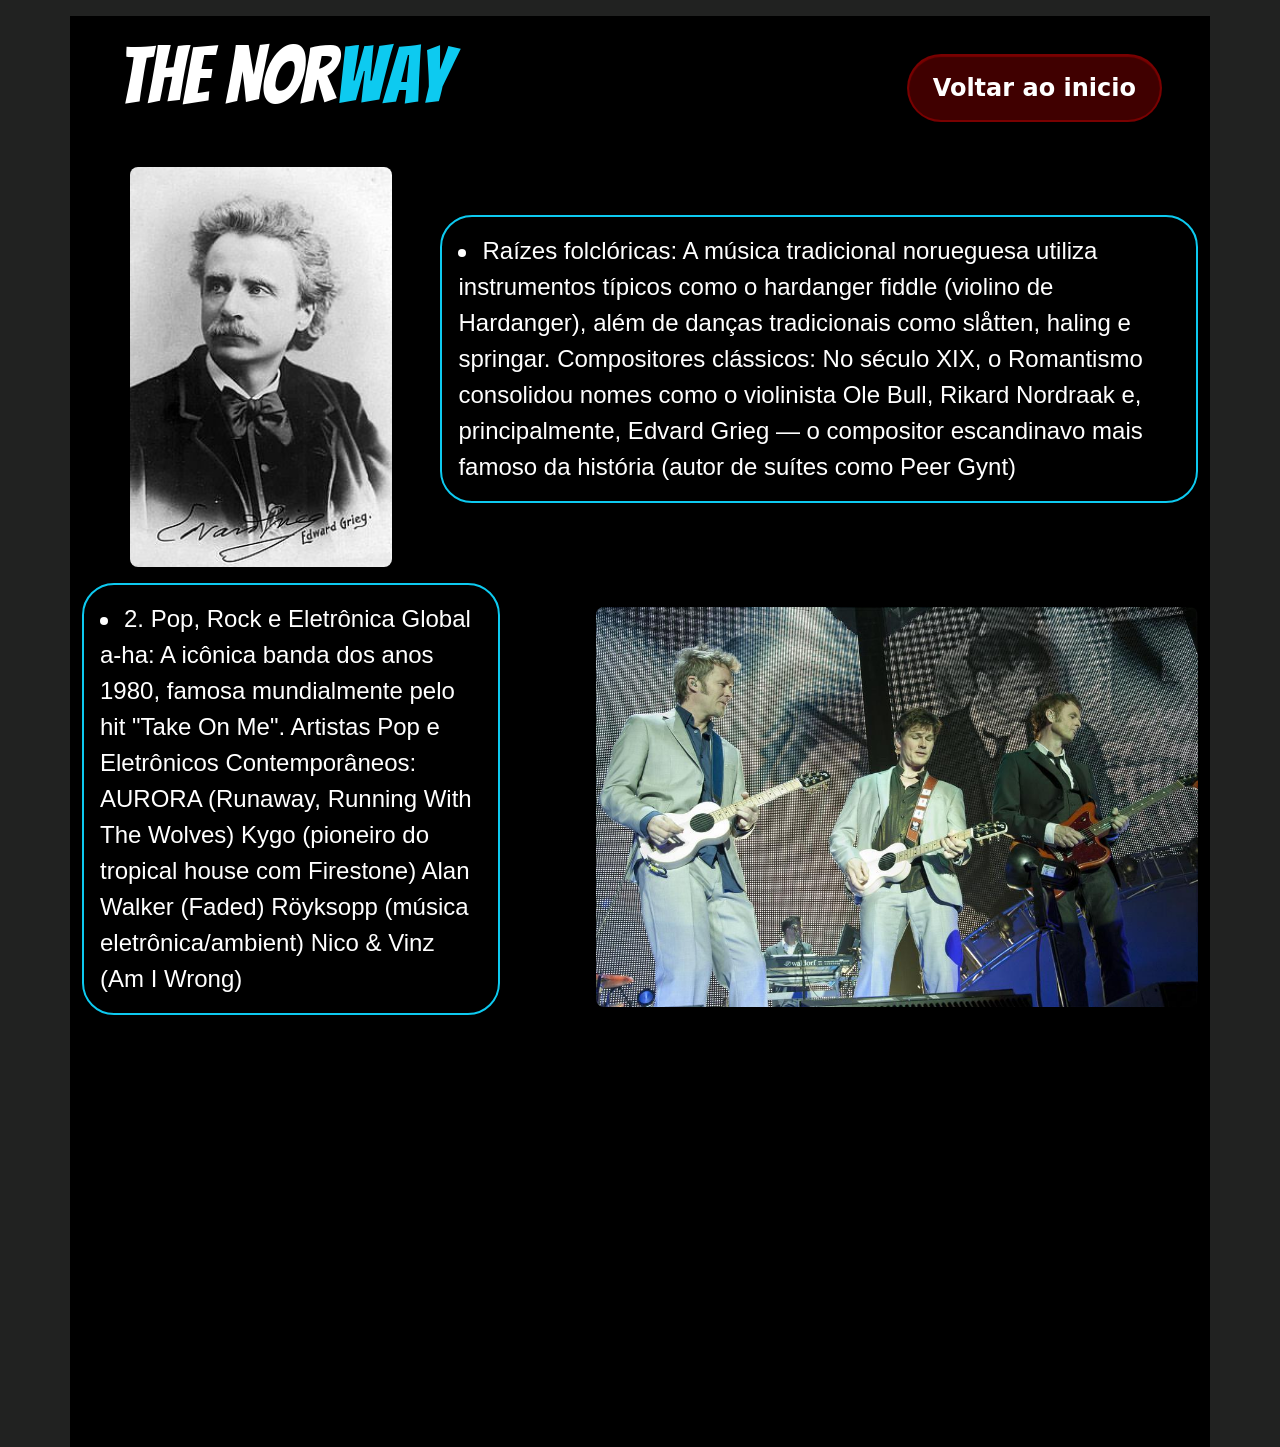
<file: musica.html>
<!DOCTYPE html>
<html lang="pt-BR">
<head>
    <meta charset="UTF-8">
    <meta name="viewport" content="width=device-width, initial-scale=1.0">
    <link rel="stylesheet" href="./bootstrap/css/bootstrap.min.css">
    <link rel="stylesheet" href="./assets/css/style.css">
    <link rel="preconnect" href="https://fonts.googleapis.com">
    <link rel="preconnect" href="https://fonts.gstatic.com" crossorigin>
    <link href="https://fonts.googleapis.com/css2?family=Bangers&family=Noto+Sans+Linear+B&display=swap" rel="stylesheet">
    <link rel="stylesheet" href="https://unpkg.com/aos@next/dist/aos.css" />
    <title>Literatura Norueguesa</title>
</head>
<body>
    <div class="container bg-black">
        <header>
            <div class="container d-flex justify-content-between align-items-center mt-3">
                <div class="ms-4" data-aos="fade-right">
                    <span class="titulo text-white" >The Nor<span class="titulo text-info">Way</span>
                </div>
                <div class="me-4 mt-4">
                    <a href="./index.html" class="botao-vidro btn fs-4 border-2 ps-4 pe-4 rounded-pill fw-bold" data-aos="fade-left">Voltar ao inicio</a>
                </div>
            </div>
        </header>
        <div class="lin"></div>
        <div class="">
            <p></p>
        </div>
            <div class=" d-flex justify-content-center align-items-center gap-5 mt-3 text-white">
                <img src="./assets/img/Edvard Grieg – Wikipédia, a enciclopédia livre.png" alt="" class="image rounded-3 ms-5" data-aos="fade-right">
                <p class="fonte fs-4 border border-2 rounded-5 p-3 border-info" data-aos="fade-left"><svg xmlns="http://w3.org" width="8" height="8" fill="currentColor" class="bi bi-circle-fill me-3" viewBox="0 0 16 16">
    <circle cx="8" cy="8" r="8"/>
</svg>Raízes folclóricas: A música tradicional norueguesa utiliza instrumentos típicos como o hardanger fiddle (violino de Hardanger), além de danças tradicionais como slåtten, haling e springar.
Compositores clássicos: No século XIX, o Romantismo consolidou nomes como o violinista Ole Bull, Rikard Nordraak e, principalmente, Edvard Grieg — o compositor escandinavo mais famoso da história (autor de suítes como Peer Gynt)
</p>
            </div>
            <div class="d-flex justify-content-center align-items-center gap-5 mt-3 text-white">
                <p class="fonte fs-4 border border-2 rounded-5 p-3 border-info" data-aos="fade-left"><svg xmlns="http://w3.org" width="8" height="8" fill="currentColor" class="bi bi-circle-fill me-3" viewBox="0 0 16 16">
                    <circle cx="8" cy="8" r="8"/>
                </svg>2. Pop, Rock e Eletrônica Global
a-ha: A icônica banda dos anos 1980, famosa mundialmente pelo hit "Take On Me".
Artistas Pop e Eletrônicos Contemporâneos:
AURORA (Runaway, Running With The Wolves)
Kygo (pioneiro do tropical house com Firestone)
Alan Walker (Faded)
Röyksopp (música eletrônica/ambient)
Nico & Vinz (Am I Wrong)
            </p>
            <img src="./assets/img/a-ha – Wikipédia, a enciclopédia livre.png" alt="" class="image rounded-3 ms-5" data-aos="fade-right">
            </div>
            <div class="d-flex justify-content-center align-items-center gap-5 mt-3 text-white">
                <img src="./assets/img/Cultura da Noruega_ metaleiros, vikings e… o melhor país para viver!.png" alt="" class="image rounded-3 ms-5 w-50" data-aos="fade-right">
                <p class="fonte fs-4 border border-2 rounded-5 p-3 border-info" data-aos="fade-left"><svg xmlns="http://w3.org" width="8" height="8" fill="currentColor" class="bi bi-circle-fill me-3" viewBox="0 0 16 16">
    <circle cx="8" cy="8" r="8"/>
</svg>3. Metal e Cenário Underground <br>
A Noruega é mundialmente famosa por ser o berço do Black Metal norueguês nos anos 1990 (com bandas como Mayhem, Burzum, Darkthrone e Dimmu Borgir), além de vertentes de rock alternativo como Kaizers Orchestra.
</p>
            </div>
        </div>
    </div>
    <script src="https://unpkg.com/aos@next/dist/aos.js"></script>
<script>
    AOS.init();
</script>
</body>
</html>
</file>
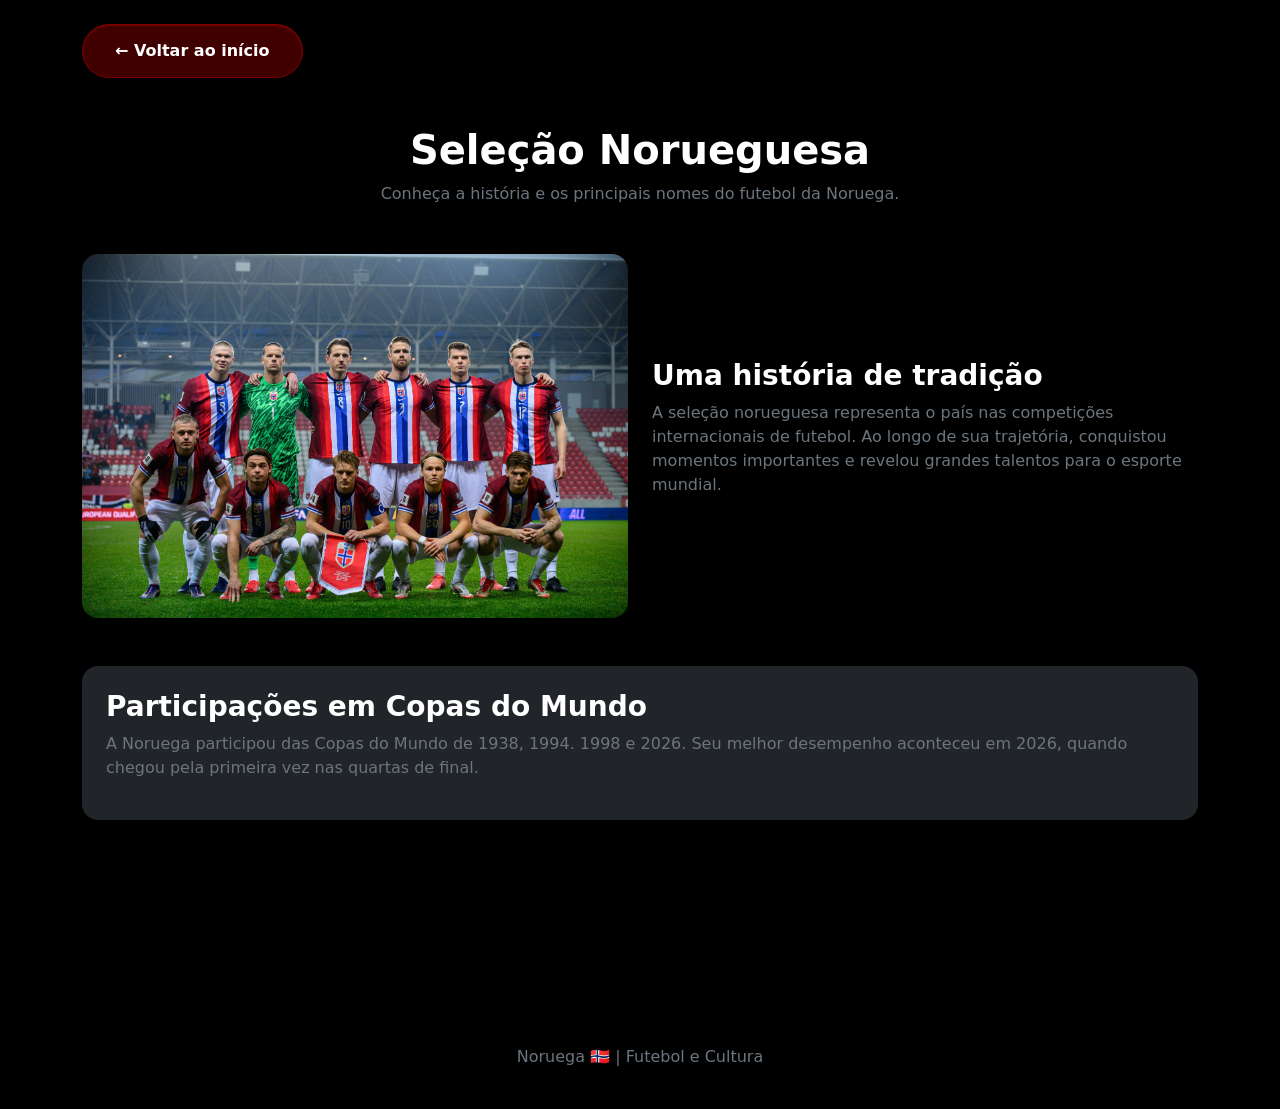
<file: selecao.html>
<!DOCTYPE html>
<html lang="pt-br">

<head>
    <meta charset="UTF-8">
    <meta name="viewport" content="width=device-width, initial-scale=1.0">
    <title>Seleção Norueguesa</title>
    <link rel="stylesheet" href="./bootstrap/css/bootstrap.min.css">
    <link rel="stylesheet" href="./assets/css/style.css">
    <link rel="stylesheet" href="https://unpkg.com/aos@next/dist/aos.css" />
</head>

<body class="bg-black text-white">
    <header class="container py-4">
        <a href="index.html" class="botao-vidro btn btn-outline-light rounded-pill" data-aos="fade-up-right">
            ← Voltar ao início
        </a>
    </header>
    <main class="container my-4">
        <div class="text-center mb-5" data-aos="zoom-in-up">
            <h1 class="fw-bold">Seleção Norueguesa</h1>
            <p class="text-secondary">
                Conheça a história e os principais nomes do futebol da Noruega.
            </p>
        </div>
        <div class="row align-items-center g-4 mb-5">
            <div class="col-md-6">
                <img src="./assets/img/seleçaoNoruega.png" class="img-fluid rounded-4 w-100" alt="Seleção Norueguesa"  data-aos="flip-left">
            </div>
            <div class="col-md-6">
                <h3 class="fw-bold"  data-aos="fade-left">Uma história de tradição</h3>
                <p class="text-secondary"  data-aos="fade-left">
                    A seleção norueguesa representa o país nas
                    competições internacionais de futebol.
                    Ao longo de sua trajetória, conquistou
                    momentos importantes e revelou grandes
                    talentos para o esporte mundial.
                </p>
            </div>
        </div>
        <div class="bg-dark rounded-4 p-4 mb-4" data-aos="fade-up-right">
            <h3 class="fw-bold">Participações em Copas do Mundo</h3>
            <p class="text-secondary">
                A Noruega participou das Copas do Mundo de
                1938, 1994. 1998 e 2026. Seu melhor desempenho
                aconteceu em 2026, quando chegou pela primeira vez nas quartas
                de final.
            </p>
        </div>
        <div class="bg-dark rounded-4 p-4" data-aos="fade-up-left">
            <h3 class="fw-bold">Grandes jogadores</h3>
            <p class="text-secondary">
                Entre os principais nomes do futebol norueguês
                estão Erling Haaland, Martin Ødegaard, John
                Arne Riise e Ole Gunnar Solskjær.
                Esses jogadores representam diferentes
                gerações de talentos do país.
            </p>
        </div>
    </main>
    <footer class="text-center text-secondary py-4">
        <p>Noruega 🇳🇴 | Futebol e Cultura</p>
    </footer>
    <script src="./bootstrap/js/bootstrap.bundle.min.js"></script>
    <script src="https://unpkg.com/aos@next/dist/aos.js"></script>
    <script>
        AOS.init();
    </script>
</body>
</html>
</file>
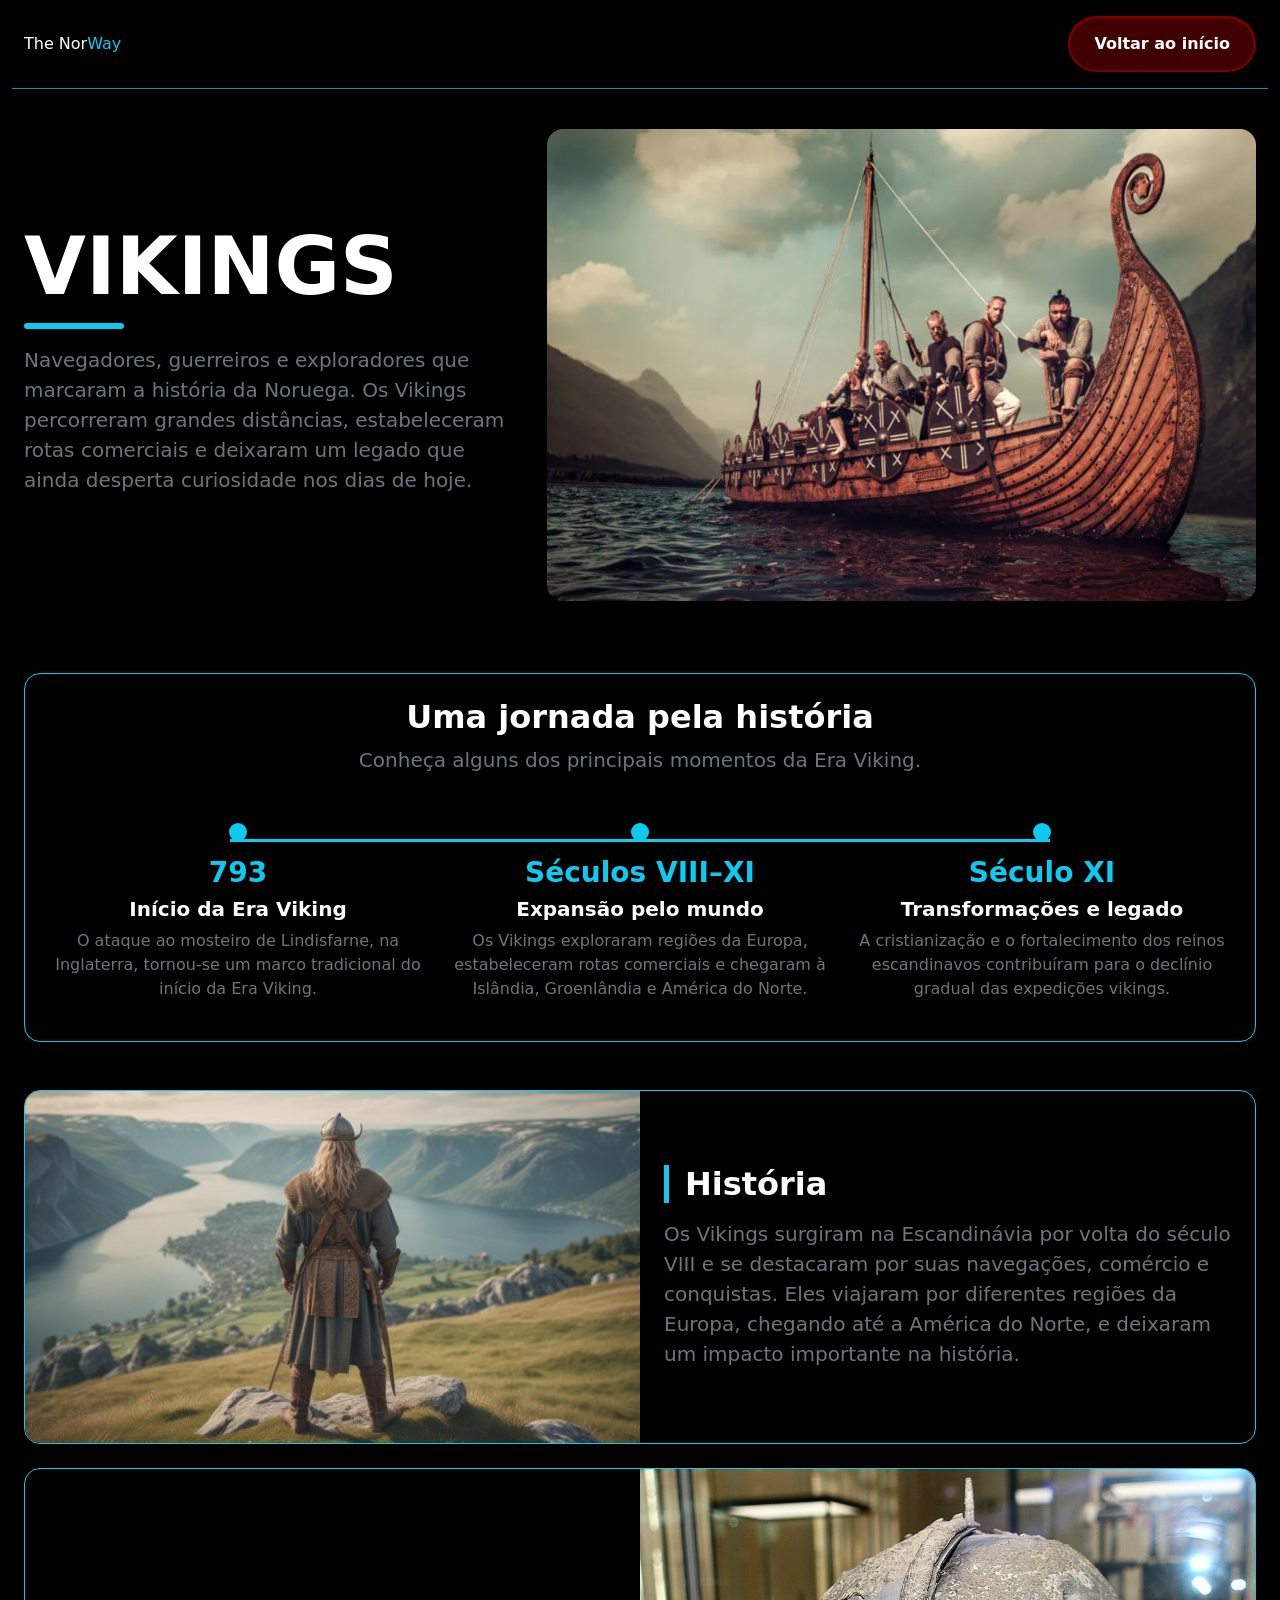
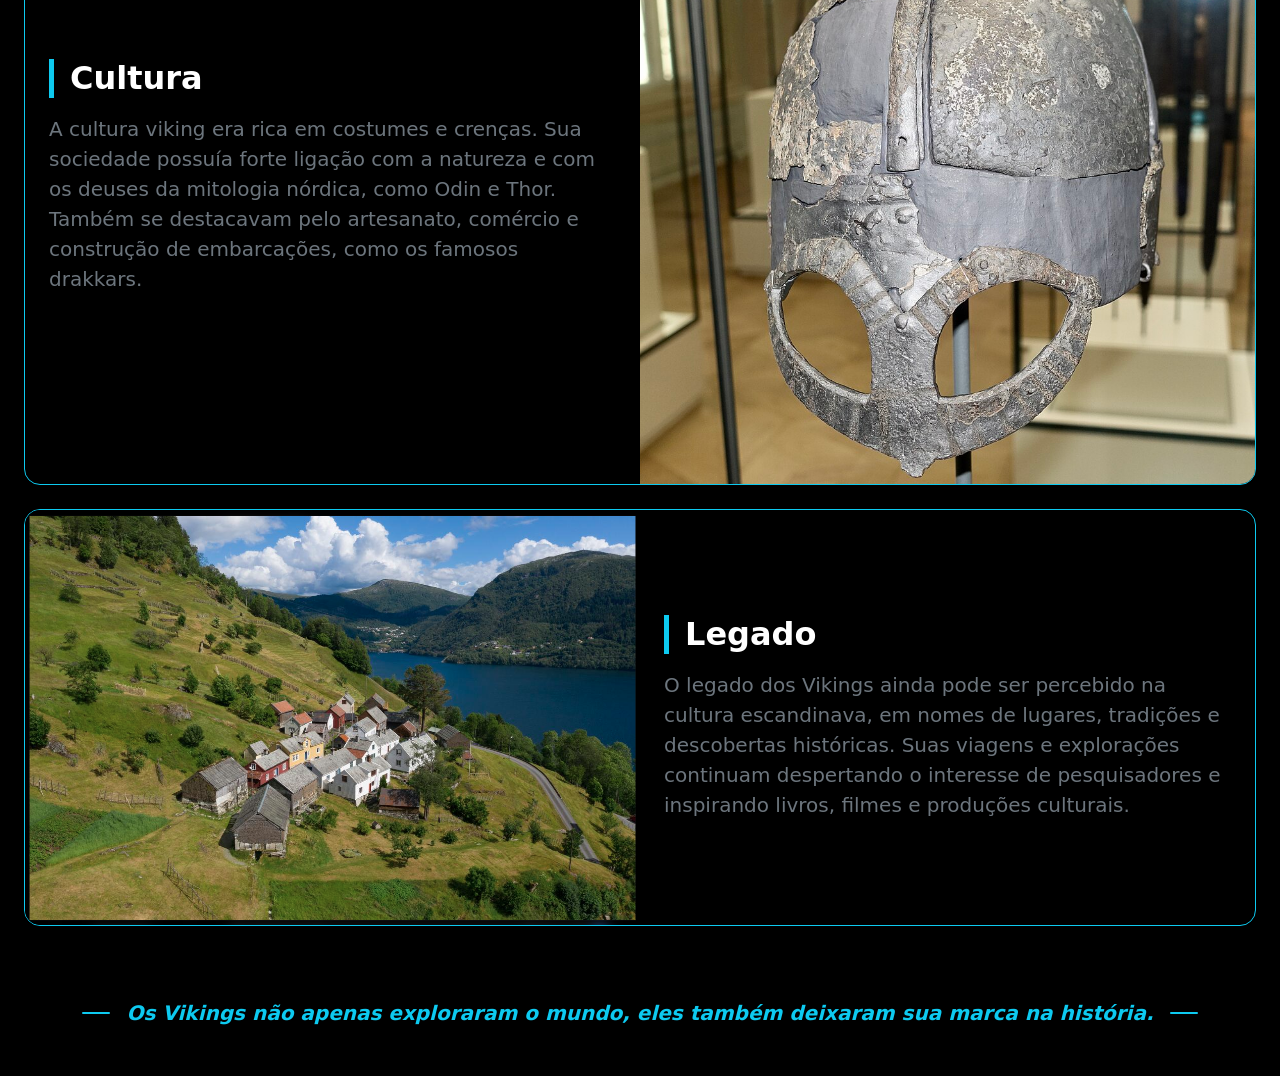
<file: vikings.html>
<!DOCTYPE html>
<html lang="pt-BR">

<head>
    <meta charset="UTF-8">
    <meta name="viewport" content="width=device-width, initial-scale=1.0">

    <link rel="stylesheet" href="./bootstrap/css/bootstrap.min.css">
    <link rel="stylesheet" href="./assets/css/vikings.css">

    <link rel="preconnect" href="https://fonts.googleapis.com">
    <link rel="preconnect" href="https://fonts.gstatic.com" crossorigin>

    <link href="https://fonts.googleapis.com/css2?family=Bangers&family=Noto+Sans+Linear+B&display=swap"
        rel="stylesheet">
    <link rel="stylesheet" href="https://unpkg.com/aos@next/dist/aos.css">
    <title>Vikings - The NorWay</title>
</head>
<body class="bg-black text-white">
    <div class="container-fluid bg-black min-vh-100">
        <!-- CABEÇALHO -->
        <header>
            <div class="container-fluid d-flex justify-content-between align-items-center py-3">
                <div data-aos="fade-right">
                    <span class="titulo text-white">
                        The Nor<span class="titulo text-info">Way</span>
                    </span>
                </div>
                <a href="./index.html" class="botao-vidro btn border-2 rounded-pill fw-bold px-4">
                    Voltar ao início
                </a>
            </div>
        </header>
        <hr class="border-info opacity-75 mt-0">
        <main>
            <!-- INTRODUÇÃO -->
            <section class="container-fluid py-4">
                <div class="row align-items-center g-4">
                    <div class="col-12 col-lg-5" data-aos="fade-right">
                        <h1 class="titulo-vikings display-1 fw-bold">
                            VIKINGS
                        </h1>
                        <div class="bg-info rounded-pill mb-3" style="width: 100px; height: 6px;">
                        </div>
                        <p class="fs-5 text-secondary">
                            Navegadores, guerreiros e exploradores que
                            marcaram a história da Noruega.
                            Os Vikings percorreram grandes distâncias,
                            estabeleceram rotas comerciais e deixaram
                            um legado que ainda desperta curiosidade
                            nos dias de hoje.
                        </p>
                    </div>
                    <div class="col-12 col-lg-7" data-aos="fade-left">
                        <img src="./assets/img/Vikings.webp" alt="Navio viking navegando por um fiorde"
                            class="img-fluid w-100 rounded-4">
                    </div>
                </div>
            </section>
            <!-- LINHA DO TEMPO -->
            <section class="container-fluid my-5" data-aos="fade-up">
                <div class="border border-info rounded-4 p-4">
                    <div class="text-center mb-5">
                        <h2 class="fw-bold">
                            Uma jornada pela história
                        </h2>
                        <p class="text-secondary fs-5">
                            Conheça alguns dos principais momentos da Era Viking.
                        </p>
                    </div>
                    <div class="row linha-tempo">
                        <!-- INÍCIO DA ERA VIKING -->
                        <div class="col-12 col-md-4">
                            <div class="item-tempo text-center">
                                <div class="ponto-tempo"></div>
                                <div>
                                    <h3 class="text-info fw-bold">
                                        793
                                    </h3>
                                    <h5 class="fw-bold">
                                        Início da Era Viking
                                    </h5>
                                    <p class="text-secondary">
                                        O ataque ao mosteiro de Lindisfarne,
                                        na Inglaterra, tornou-se um marco
                                        tradicional do início da Era Viking.
                                    </p>
                                </div>
                            </div>
                        </div>
                        <!-- EXPANSÃO -->
                        <div class="col-12 col-md-4">
                            <div class="item-tempo text-center">
                                <div class="ponto-tempo"></div>
                                <div>
                                    <h3 class="text-info fw-bold">
                                        Séculos VIII–XI
                                    </h3>
                                    <h5 class="fw-bold">
                                        Expansão pelo mundo
                                    </h5>
                                    <p class="text-secondary">
                                        Os Vikings exploraram regiões da
                                        Europa, estabeleceram rotas comerciais
                                        e chegaram à Islândia, Groenlândia
                                        e América do Norte.
                                    </p>
                                </div>
                            </div>
                        </div>
                        <!-- FIM DA ERA VIKING -->
                        <div class="col-12 col-md-4">
                            <div class="item-tempo text-center">
                                <div class="ponto-tempo"></div>
                                <div>
                                    <h3 class="text-info fw-bold">
                                        Século XI
                                    </h3>
                                    <h5 class="fw-bold">
                                        Transformações e legado
                                    </h5>
                                    <p class="text-secondary">
                                        A cristianização e o fortalecimento
                                        dos reinos escandinavos contribuíram
                                        para o declínio gradual das expedições
                                        vikings.
                                    </p>
                                </div>
                            </div>
                        </div>
                    </div>
                </div>
            </section>
            <!-- HISTÓRIA -->
            <section class="container-fluid my-4" data-aos="fade-up">
                <div class="row align-items-center g-0 border border-info rounded-4 overflow-hidden">
                    <div class="col-12 col-md-6">
                        <img src="./assets/img/vikingsHistoria.jpg" alt="Viking observando um fiorde"
                            class="img-fluid w-100 imagem-secao">
                    </div>
                    <div class="col-12 col-md-6 p-4">
                        <h2 class="fw-bold border-start border-info border-5 ps-3 mb-3">
                            História
                        </h2>
                        <p class="text-secondary fs-5 mb-0">
                            Os Vikings surgiram na Escandinávia por volta
                            do século VIII e se destacaram por suas
                            navegações, comércio e conquistas.
                            Eles viajaram por diferentes regiões da Europa,
                            chegando até a América do Norte, e deixaram
                            um impacto importante na história.
                        </p>
                    </div>
                </div>
            </section>
            <!-- CULTURA -->
            <section class="container-fluid my-4" data-aos="fade-up">
                <div class="row align-items-center g-0 border border-info rounded-4 overflow-hidden">
                    <div class="col-12 col-md-6 order-2 order-md-1 p-4">
                        <h2 class="fw-bold border-start border-info border-5 ps-3 mb-3">
                            Cultura
                        </h2>
                        <p class="text-secondary fs-5 mb-0">
                            A cultura viking era rica em costumes e crenças.
                            Sua sociedade possuía forte ligação com a natureza
                            e com os deuses da mitologia nórdica, como Odin e Thor.
                            Também se destacavam pelo artesanato, comércio
                            e construção de embarcações, como os famosos drakkars.
                        </p>
                    </div>
                    <div class="col-12 col-md-6 order-1 order-md-2">
                        <img src="./assets/img/culturaVikings.jpg" alt="Capacete e objetos da cultura viking"
                            class="img-fluid w-100 imagem-secao">
                    </div>
                </div>
            </section>
            <!-- LEGADO -->
            <section class="container-fluid my-4" data-aos="fade-up">
                <div class="row align-items-center g-0 border border-info rounded-4 overflow-hidden">
                    <div class="col-12 col-md-6">
                        <img src="./assets/img/legadoVikings.png" alt="Paisagem histórica da Noruega"
                            class="img-fluid w-100 imagem-secao">
                    </div>
                    <div class="col-12 col-md-6 p-4">
                        <h2 class="fw-bold border-start border-info border-5 ps-3 mb-3">
                            Legado
                        </h2>
                        <p class="text-secondary fs-5 mb-0">
                            O legado dos Vikings ainda pode ser percebido
                            na cultura escandinava, em nomes de lugares,
                            tradições e descobertas históricas.
                            Suas viagens e explorações continuam despertando
                            o interesse de pesquisadores e inspirando livros,
                            filmes e produções culturais.
                        </p>
                    </div>
                </div>
            </section>
            <!-- FRASE FINAL -->
            <section class="container text-center py-5" data-aos="fade-up">
                <div class="d-flex align-items-center justify-content-center gap-3">
                    <div class="bg-info rounded-pill flex-grow-1" style="height: 2px;">
                    </div>
                    <p class="text-info fs-5 fst-italic fw-bold mb-0">
                        Os Vikings não apenas exploraram o mundo,
                        eles também deixaram sua marca na história.
                    </p>
                    <div class="bg-info rounded-pill flex-grow-1" style="height: 2px;">
                    </div>
                </div>
            </section>
        </main>
    </div>
    <!-- SCRIPTS -->
    <script src="./bootstrap/js/bootstrap.bundle.min.js"></script>
    <script src="https://unpkg.com/aos@next/dist/aos.js"></script>
    <script>
        AOS.init({
            duration: 1000,
            once: true
        });
    </script>
</body>

</html>
</file>
<file: assets/css/style.css>
:root {
    font-family: Georgia, serif;
}

body {
    background-color: #212221;
}

.image {
    height: 25rem;
}

.noto-sans-linear-b-regular {
    font-family: "Noto Sans Linear B", sans-serif;
    font-weight: 400;
    font-style: normal;
}

.titulo {
    font-family: "Bangers", system-ui;
    font-size: 5rem;
}

.titulodoInicio {
    font-family: "Bangers", system-ui;
    font-size: 3rem;
}

.bangers-regular {
    font-family: "Bangers", system-ui;
    font-weight: 400;
    font-style: normal;
}

.fonte {
    font-family: "Oswald", sans-serif;
    font-size: 1em;
}

.lin {
    background-color: black;
    height: 15px;
}

.bbh-bogle-regular {
    font-family: "BBH Bogle", sans-serif;
    font-weight: 400;
    font-style: normal;
}

.fonte02 {
    font-family: "BBH Bogle", sans-serif;
}

.botaoInicio {
    cursor: pointer;
    transition: transform 0.3s ease;
}

.botaoInicio:hover {
    transform: scale(1.1);
}

.verao {
    background-color: #e75e6b;
}

.inverno {
    background-color: #e75e6b;
}

.geografia {
    background-color: #142632;
    border: 1px solid #294352;
}

.card-geografia h2 {
    color: #80b9e5;
}

.card-geografia {
    font-family: Georgia, serif;
    font-weight: bold;
}

.descricao-geografia {
    color: #a9c9df;
    font-size: 18px;
    max-width: 550px;
    margin: auto;
}

.btn-estacao {
    border: 1px solid #294352;
    border-radius: 50px;
    padding: 10px 24px;
    color: white;
    background: #0d1d27;
}

.btn-estacao.ativo {
    background: #e75e6b;
    color: white;
    border-color: #e75e6b;
}

.cenario {
    position: relative;
    max-width: 850px;
    height: 315px;
    margin: auto;
    border-radius: 15px;
    overflow: hidden;
    transition: background 0.5s;
}

.ceu, .mar {
    position: absolute;
    width: 100%;
    height: 50%;
    left: 0;
    transition: background 0.5s;
}

.ceu {
    top: 0;
}

.mar {
    bottom: 0;
}

.astro {
    position: absolute;
    top: 40%;
    left: 50%;
    transform: translate(-50%, -50%);
    width: 62px;
    height: 62px;
    border-radius: 50%;
    transition: all 0.5s;
}

.informacao {
    position: absolute;
    bottom: 32px;
    left: 4%;
    width: 70%;
    padding: 15px 20px;
    border-radius: 12px;
    color: white;
    background: rgba(10, 38, 53, 0.8);
}

.informacao h4 {
    font-family: Georgia, serif;
    font-weight: bold;
}

.informacao p {
    margin-bottom: 0;
    line-height: 1.7;
}

/* VERÃO */
.cenario.verao .ceu {
    background: linear-gradient(#f9b44f, #ffdc91);
}

.cenario.verao .mar {
    background: linear-gradient(#478ca9, #17506c);
}

.cenario.verao .astro {
    background: #fff3bf;
    box-shadow: 0 0 35px #fff3bf;
}

/* INVERNO */
.cenario.inverno .ceu {
    background: linear-gradient(#06121e, #123c50);
}

.cenario.inverno .mar {
    background: linear-gradient(#dce9ed, #b5cbd5);
}

.cenario.inverno .astro {
    background: #e5edff;
    box-shadow: 0 0 35px #a8c9ff;
}

.card-geografia {
    border: 1px solid #294352;
    border-radius: 12px;
    padding: 18px;
    text-align: center;
    height: 100%;
}

.card-geografia p {
    color: #a9c9df;
    margin-bottom: 0;
}

/*PARTE CULINÁRIA*/


.imagem-prato {
    height: 400px;
    width: 550px;
    object-fit: cover;
    object-position: center;
}

.botao-vidro {
    /* 1. Fundo semitransparente */
    background: rgba(255, 0, 0, 0.25);

    /* 2. O desfoque que cria o efeito de vidro fosco */
    backdrop-filter: blur(10px);
    -webkit-backdrop-filter: blur(10px);
    /* Suporte para Safari */

    /* 3. Borda fina para simular o reflexo de luz na quina do vidro */
    border: 1px solid rgba(252, 4, 4, 0.3);
    border-radius: 16px;

    /* 4. Sombra externa para dar profundidade e brilho interno sutil */
    box-shadow:
        0 4px 30px rgba(0, 0, 0, 0.1),
        inset 0 1px 1px rgba(201, 1, 1, 0.4);

    /* Estilo do texto e espaçamento */
    color: #ffffff;
    font-size: 16px;
    font-weight: 600;
    padding: 14px 32px;
    cursor: pointer;
    transition: all 0.3s ease;
}

/* Efeito ao passar o mouse */
.botao-vidro:hover {
    background: rgba(255, 0, 0, 0.25);
    border-color: rgba(255, 0, 0, 0.5);
    transform: translateY(-2px);
    box-shadow:
        0 8px 32px rgba(255, 5, 5, 0.2),
        inset 0 1px 2px rgba(255, 0, 0, 0.6);
}

/* Efeito ao clicar */
.botao-vidro:active {
    transform: translateY(0);
}
</file>
<file: assets/css/jogadores.css>
:root{
    --entrar: #030E18;
    --botao_criarConta: #13D8FD;
}
body{
    background-color: var(--entrar);
}
.principal{
    background-color: #030E18;
}
.image_player{
    background-image: url(../img/haaland.jpg);
    background: rgba(red, green, blue, 0.5);
}
.player-nav {
    width: 55px;
    height: 55px;
    background: #202b3d;
    color: white;
    border: 1px solid #bd172d;
    font-size: 20px;
    transition: 0.3s;
}

.player-nav:hover {
    background: #bd172d;
    color: white;
    transform: scale(1.1);
}
.imagemJogadores{
    object-fit: contain;
}
</file>
<file: assets/css/vikings.css>
.linha-tempo {
    position: relative;
}
.linha-tempo::before {
    content: "";
    position: absolute;
    top: 16px;
    left: 16%;
    width: 68%;
    height: 3px;
    background-color: #0dcaf0;
}
.ponto-tempo {
    width: 18px;
    height: 18px;
    background-color: #0dcaf0;
    border-radius: 50%;
    position: relative;
    z-index: 1;
    margin: 0 auto 15px;
}
/* RESPONSIVIDADE */
@media (max-width: 767px) {
    .linha-tempo::before {
        top: 8px;
        left: 8px;
        width: 3px;
        height: calc(100% - 16px);
    }
    .item-tempo {
        display: flex;
        gap: 15px;
        text-align: start !important;
        margin-bottom: 20px;
    }
    .ponto-tempo {
        margin: 5px 0 0;
        flex-shrink: 0;
    }
    .item-tempo h3 {
        font-size: 1.2rem;
    }
    .item-tempo h5 {
        font-size: 1rem;
    }
    .item-tempo p {
        font-size: 0.9rem;
    }
    .imagem-secao {
        height: 230px;
        object-fit: cover;
    }
    .titulo-vikings {
        font-size: 3.5rem;
    }
}
@media (min-width: 768px) {
    .imagem-secao {
        height: 100%;
        min-height: 230px;
        object-fit: cover;
    }
}
.botao-vidro {
    /* 1. Fundo semitransparente */
    background: rgba(255, 0, 0, 0.25);
    /* 2. O desfoque que cria o efeito de vidro fosco */
    backdrop-filter: blur(10px);
    -webkit-backdrop-filter: blur(10px);
    /* Suporte para Safari */
    /* 3. Borda fina para simular o reflexo de luz na quina do vidro */
    border: 1px solid rgba(252, 4, 4, 0.3);
    border-radius: 16px;
    /* 4. Sombra externa para dar profundidade e brilho interno sutil */
    box-shadow:
        0 4px 30px rgba(0, 0, 0, 0.1),
        inset 0 1px 1px rgba(201, 1, 1, 0.4);
    /* Estilo do texto e espaçamento */
    color: #ffffff;
    font-size: 16px;
    font-weight: 600;
    padding: 14px 32px;
    cursor: pointer;
    transition: all 0.3s ease;
}
/* Efeito ao passar o mouse */
.botao-vidro:hover {
    background: rgba(255, 0, 0, 0.25);
    border-color: rgba(255, 0, 0, 0.5);
    transform: translateY(-2px);
    box-shadow:
        0 8px 32px rgba(255, 5, 5, 0.2),
        inset 0 1px 2px rgba(255, 0, 0, 0.6);
}
/* Efeito ao clicar */
.botao-vidro:active {
    transform: translateY(0);
}
</file>
